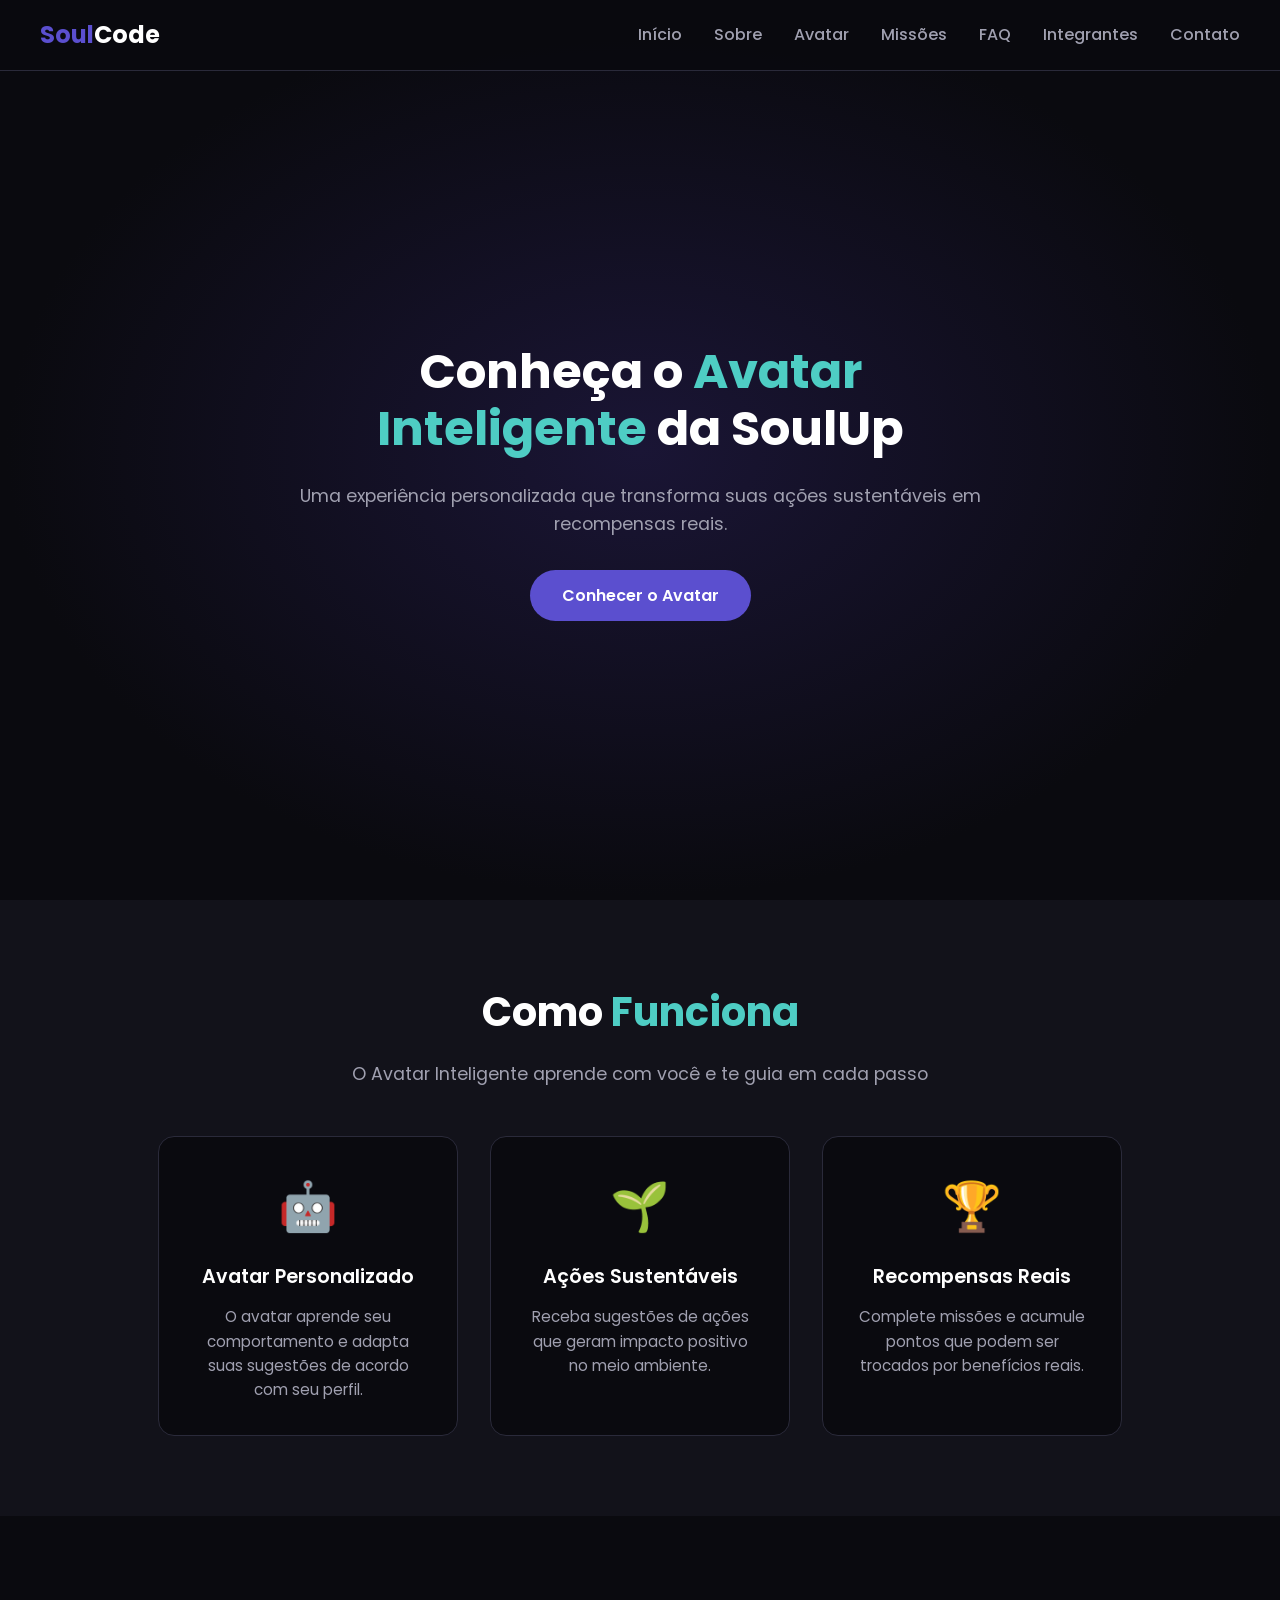
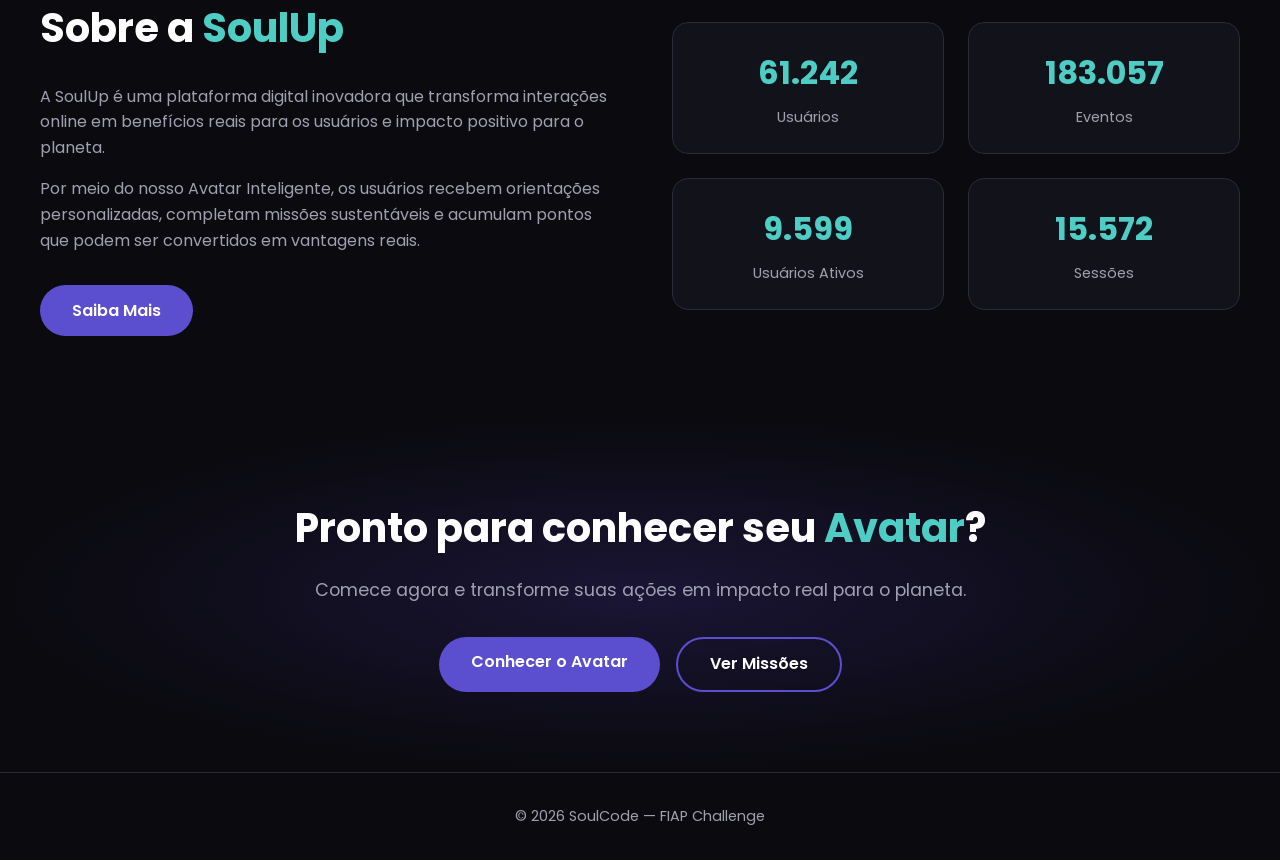
<file: index.html>
<!DOCTYPE html>
<html lang="pt-BR">
<head>
  <meta charset="UTF-8">
  <meta name="viewport" content="width=device-width, initial-scale=1.0">
  <title>SoulCode - Avatar Inteligente</title>
  <link rel="stylesheet" href="css/style.css">
  <link rel="icon" type="image/png" href="assets/favicon.png">
</head>
<body>

  <!-- CABEÇALHO -->
  <header class="header">
    <nav class="nav">
      <div class="nav-logo">
        <span>Soul</span>Code
      </div>
      <ul class="nav-links">
        <li><a href="index.html">Início</a></li>
        <li><a href="sobre.html">Sobre</a></li>
        <li><a href="avatar.html">Avatar</a></li>
        <li><a href="missoes.html">Missões</a></li>
        <li><a href="faq.html">FAQ</a></li>
        <li><a href="integrantes.html">Integrantes</a></li>
        <li><a href="contato.html">Contato</a></li>
      </ul>
      <button class="hamburger" id="hamburger">
        <span></span>
        <span></span>
        <span></span>
      </button>
    </nav>
  </header>

  <main>
    <section class="hero">
      <div class="hero-content">
        <h1>Conheça o <span class="highlight">Avatar Inteligente</span> da SoulUp</h1>
        <p>Uma experiência personalizada que transforma suas ações sustentáveis em recompensas reais.</p>
        <a href="avatar.html" class="btn-primary">Conhecer o Avatar</a>
      </div>
    </section>
   
    <section class="how-it-works">
      <div class="container">
        <h2>Como <span class="highlight">Funciona</span></h2>
        <p class="section-subtitle">O Avatar Inteligente aprende com você e te guia em cada passo</p>
        <div class="cards">

          <div class="card">
            <div class="card-icon">🤖</div>
            <h3>Avatar Personalizado</h3>
            <p>O avatar aprende seu comportamento e adapta suas sugestões de acordo com seu perfil.</p>
          </div>

          <div class="card">
            <div class="card-icon">🌱</div>
            <h3>Ações Sustentáveis</h3>
            <p>Receba sugestões de ações que geram impacto positivo no meio ambiente.</p>
          </div>

          <div class="card">
            <div class="card-icon">🏆</div>
            <h3>Recompensas Reais</h3>
            <p>Complete missões e acumule pontos que podem ser trocados por benefícios reais.</p>
          </div>

        </div>
      </div>
    </section>
  
    <section class="about-section">
      <div class="container">
        <div class="about-content">
          <div class="about-text">
            <h2>Sobre a <span class="highlight">SoulUp</span></h2>
            <p>A SoulUp é uma plataforma digital inovadora que transforma interações online em benefícios reais para os usuários e impacto positivo para o planeta.</p>
            <p>Por meio do nosso Avatar Inteligente, os usuários recebem orientações personalizadas, completam missões sustentáveis e acumulam pontos que podem ser convertidos em vantagens reais.</p>
            <a href="sobre.html" class="btn-primary">Saiba Mais</a>
          </div>
          <div class="about-stats">
            <div class="stat">
              <h3>61.242</h3>
              <p>Usuários</p>
            </div>
            <div class="stat">
              <h3>183.057</h3>
              <p>Eventos</p>
            </div>
            <div class="stat">
              <h3>9.599</h3>
              <p>Usuários Ativos</p>
            </div>
            <div class="stat">
              <h3>15.572</h3>
              <p>Sessões</p>
            </div>
          </div>
        </div>
      </div>
    </section>
    
    <section class="cta-section">
      <div class="container">
        <h2>Pronto para conhecer seu <span class="highlight">Avatar</span>?</h2>
        <p>Comece agora e transforme suas ações em impacto real para o planeta.</p>
        <div class="cta-buttons">
          <a href="avatar.html" class="btn-primary">Conhecer o Avatar</a>
          <a href="missoes.html" class="btn-secondary">Ver Missões</a>
        </div>
      </div>
    </section>
  </main>

  <footer class="footer">
    <p>© 2026 SoulCode — FIAP Challenge</p>
  </footer>

  <script src="js/script.js"></script>
</body>
</html>
</file>
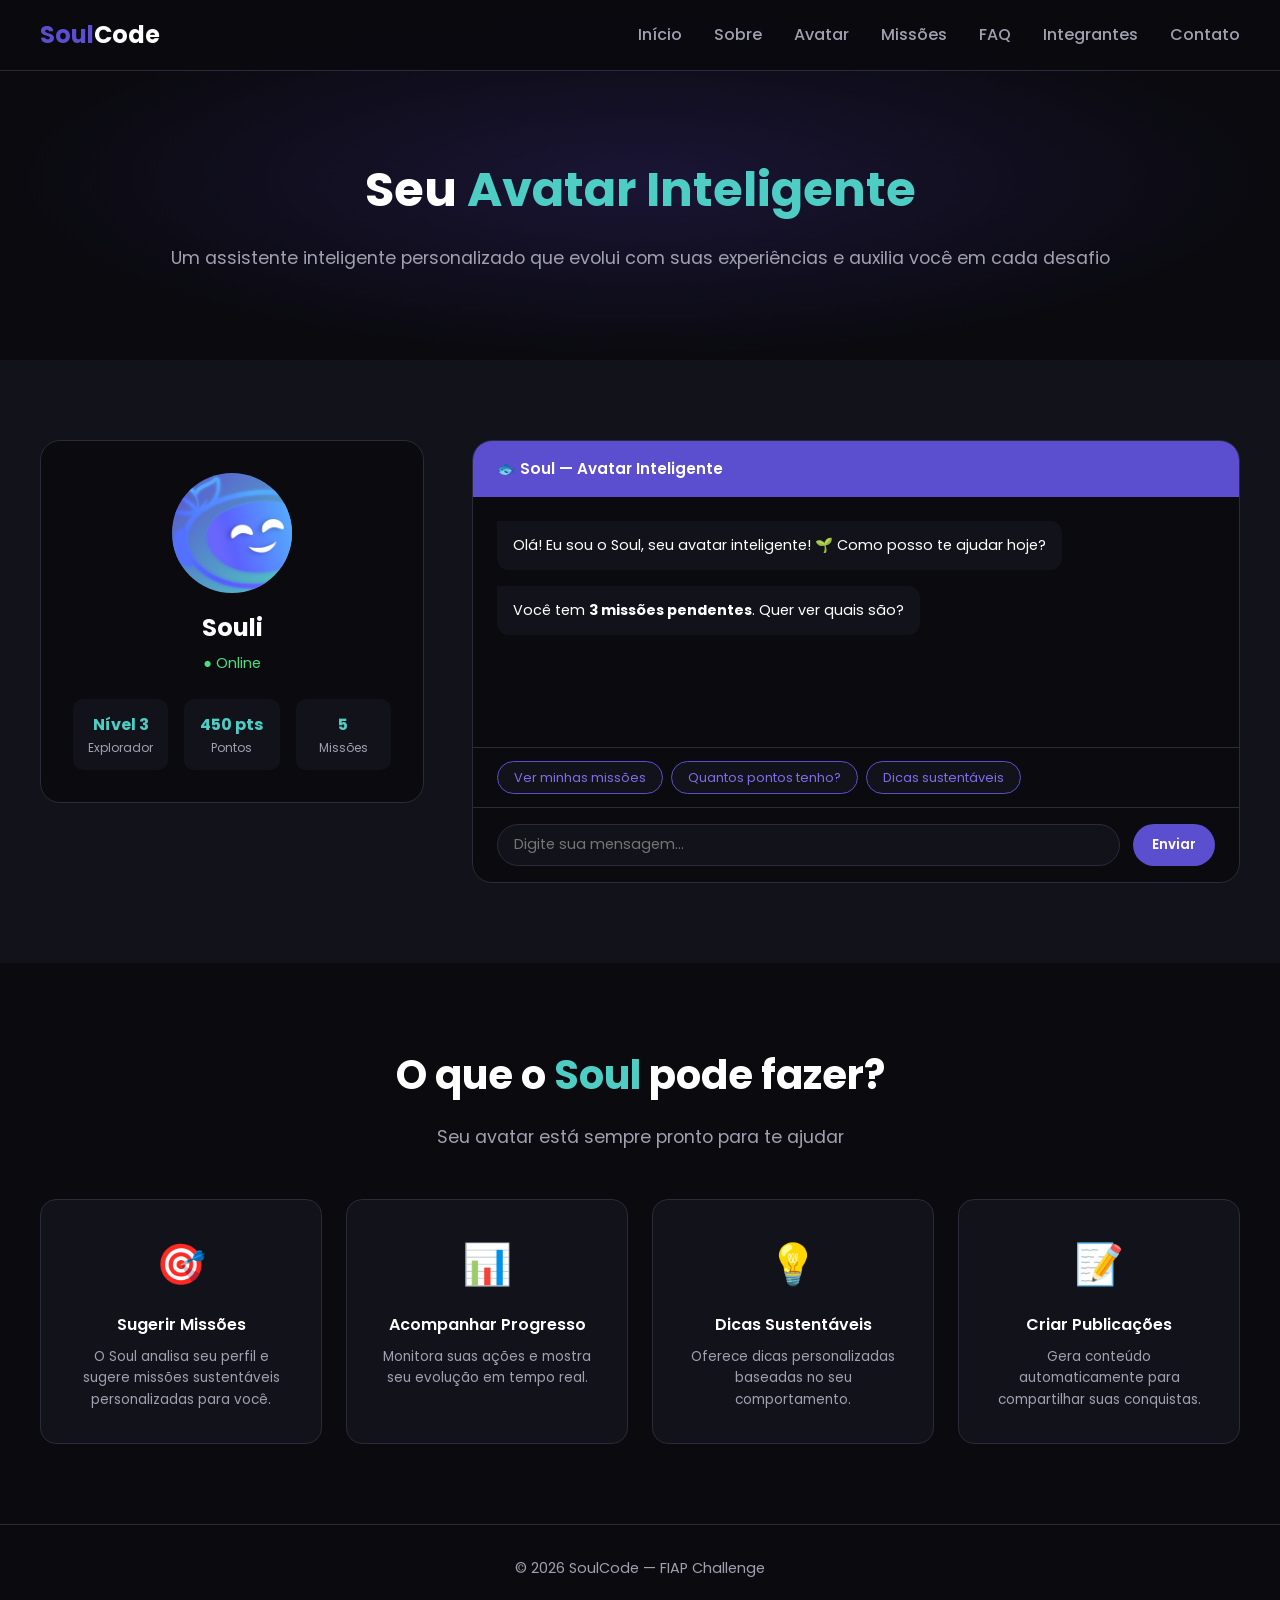
<file: avatar.html>
<!DOCTYPE html>
<html lang="pt-BR">
<head>
  <meta charset="UTF-8">
  <meta name="viewport" content="width=device-width, initial-scale=1.0">
  <title>Avatar - SoulCode</title>
  <link rel="stylesheet" href="css/style.css">
  <link rel="icon" type="image/png" href="assets/favicon.png">
</head>
<body>

  <header class="header">
    <nav class="nav">
      <div class="nav-logo">
        <span>Soul</span>Code
      </div>
      <ul class="nav-links">
        <li><a href="index.html">Início</a></li>
        <li><a href="sobre.html">Sobre</a></li>
        <li><a href="avatar.html">Avatar</a></li>
        <li><a href="missoes.html">Missões</a></li>
        <li><a href="faq.html">FAQ</a></li>
        <li><a href="integrantes.html">Integrantes</a></li>
        <li><a href="contato.html">Contato</a></li>
      </ul>
      <button class="hamburger" id="hamburger">
        <span></span>
        <span></span>
        <span></span>
      </button>
    </nav>
  </header>

  <main>

    <section class="page-hero">
      <div class="container">
        <h1>Seu <span class="highlight">Avatar Inteligente</span></h1>
        <p>Um assistente inteligente personalizado que evolui com suas experiências e auxilia você em cada desafio</p>
      </div>
    </section>

    
    <section class="avatar-section">
      <div class="container">
        <div class="avatar-grid">

          
          <div class="avatar-display">
            <div class="avatar-circle">
              <img src="assets/favicon.png" alt="Avatar Soul">
            </div>
            <h2 class="avatar-name">Souli</h2>
            <p class="avatar-status">● Online</p>
            <div class="avatar-stats">
              <div class="avatar-stat">
                <h3>Nível 3</h3>
                <p>Explorador</p>
              </div>
              <div class="avatar-stat">
                <h3>450 pts</h3>
                <p>Pontos</p>
              </div>
              <div class="avatar-stat">
                <h3>5</h3>
                <p>Missões</p>
              </div>
            </div>
          </div>

          
          <div class="chat-container">
            <div class="chat-header">
              <span>🐟 Soul — Avatar Inteligente</span>
            </div>
            <div class="chat-messages" id="chatMessages">
              <div class="chat-message avatar-message">
                <p>Olá! Eu sou o Soul, seu avatar inteligente! 🌱 Como posso te ajudar hoje?</p>
              </div>
              <div class="chat-message avatar-message">
                <p>Você tem <strong>3 missões pendentes</strong>. Quer ver quais são?</p>
              </div>
            </div>
            <div class="chat-suggestions">
              <button class="suggestion-btn" onclick="sendSuggestion('Ver minhas missões')">Ver minhas missões</button>
              <button class="suggestion-btn" onclick="sendSuggestion('Quantos pontos tenho?')">Quantos pontos tenho?</button>
              <button class="suggestion-btn" onclick="sendSuggestion('Dicas sustentáveis')">Dicas sustentáveis</button>
            </div>
            <div class="chat-input-area">
              <input type="text" id="chatInput" placeholder="Digite sua mensagem...">
              <button class="chat-send-btn" id="chatSendBtn">Enviar</button>
            </div>
          </div>

        </div>
      </div>
    </section>

    
    <section class="features-section">
      <div class="container">
        <h2>O que o <span class="highlight">Soul</span> pode fazer?</h2>
        <p class="section-subtitle">Seu avatar está sempre pronto para te ajudar</p>
        <div class="features-grid">
          <div class="feature-item">
            <div class="feature-icon">🎯</div>
            <h3>Sugerir Missões</h3>
            <p>O Soul analisa seu perfil e sugere missões sustentáveis personalizadas para você.</p>
          </div>
          <div class="feature-item">
            <div class="feature-icon">📊</div>
            <h3>Acompanhar Progresso</h3>
            <p>Monitora suas ações e mostra seu evolução em tempo real.</p>
          </div>
          <div class="feature-item">
            <div class="feature-icon">💡</div>
            <h3>Dicas Sustentáveis</h3>
            <p>Oferece dicas personalizadas baseadas no seu comportamento.</p>
          </div>
          <div class="feature-item">
            <div class="feature-icon">📝</div>
            <h3>Criar Publicações</h3>
            <p>Gera conteúdo automaticamente para compartilhar suas conquistas.</p>
          </div>
        </div>
      </div>
    </section>

  </main>

  <footer class="footer">
    <p>© 2026 SoulCode — FIAP Challenge</p>
  </footer>

  <script src="js/script.js"></script>
</body>
</html>
</file>
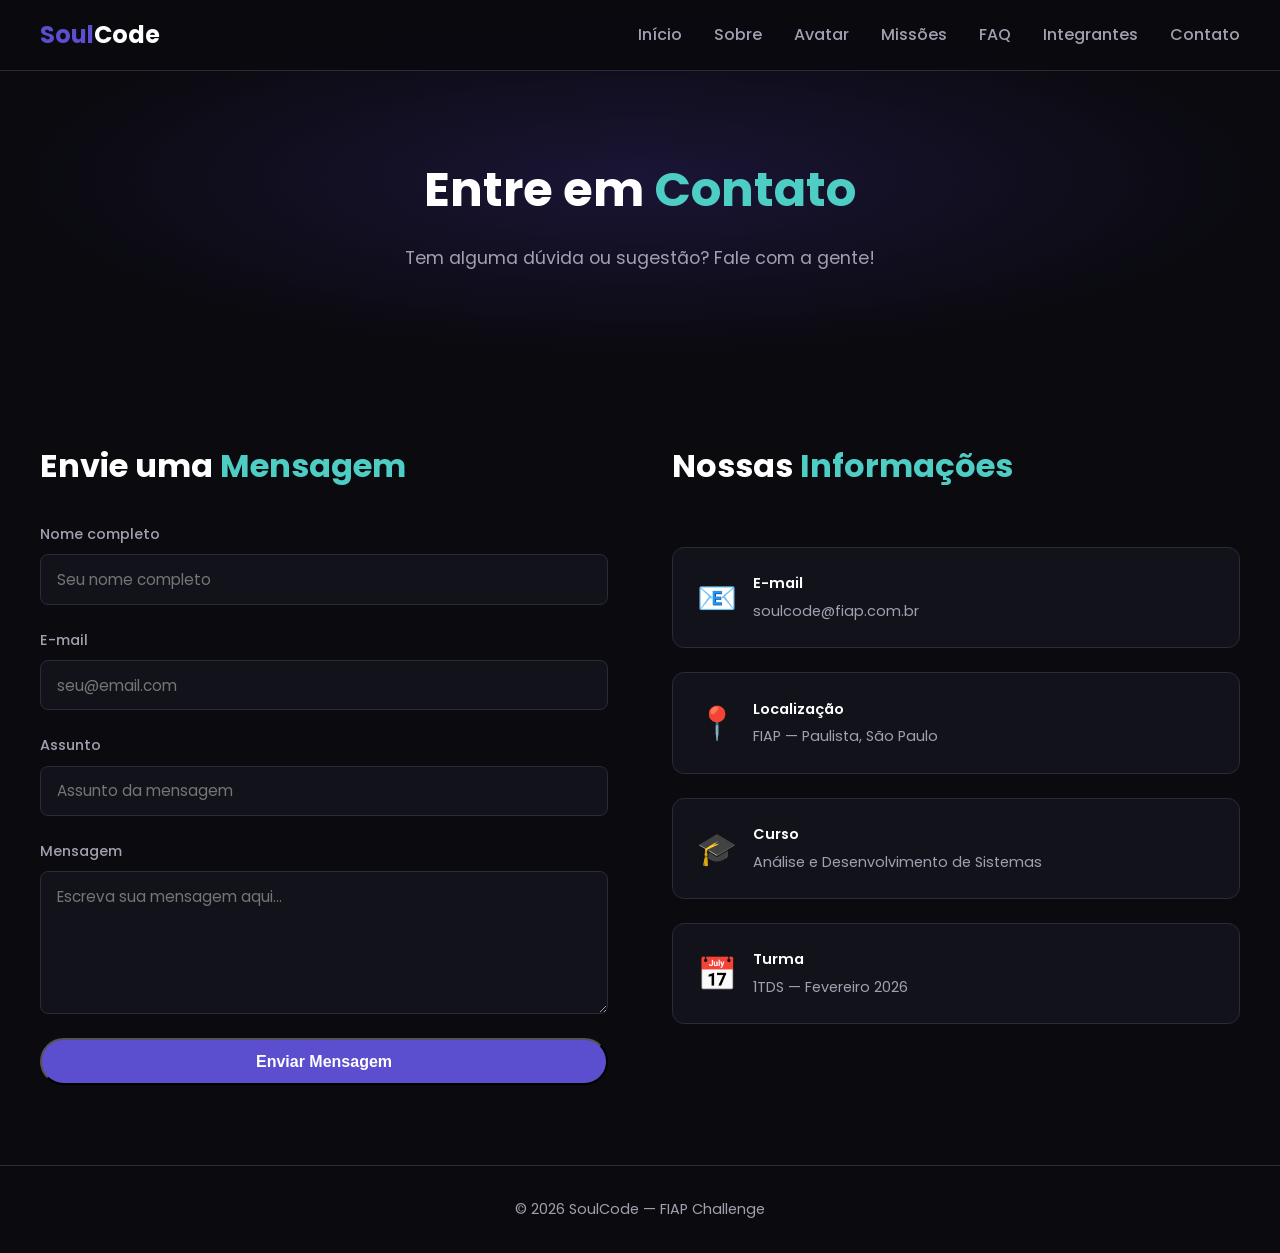
<file: contato.html>
<!DOCTYPE html>
<html lang="pt-BR">
<head>
  <meta charset="UTF-8">
  <meta name="viewport" content="width=device-width, initial-scale=1.0">
  <title>Contato - SoulCode</title>
  <link rel="stylesheet" href="css/style.css">
  <link rel="icon" type="image/png" href="assets/favicon.png">
</head>
<body>

  <header class="header">
    <nav class="nav">
      <div class="nav-logo">
        <span>Soul</span>Code
      </div>
      <ul class="nav-links">
        <li><a href="index.html">Início</a></li>
        <li><a href="sobre.html">Sobre</a></li>
        <li><a href="avatar.html">Avatar</a></li>
        <li><a href="missoes.html">Missões</a></li>
        <li><a href="faq.html">FAQ</a></li>
        <li><a href="integrantes.html">Integrantes</a></li>
        <li><a href="contato.html">Contato</a></li>
      </ul>
      <button class="hamburger" id="hamburger">
        <span></span>
        <span></span>
        <span></span>
      </button>
    </nav>
  </header>

  <main>

    <section class="page-hero">
      <div class="container">
        <h1>Entre em <span class="highlight">Contato</span></h1>
        <p>Tem alguma dúvida ou sugestão? Fale com a gente!</p>
      </div>
    </section>

    <section class="contact-section">
      <div class="container">
        <div class="contact-grid">

          
          <div class="contact-form-wrapper">
            <h2>Envie uma <span class="highlight">Mensagem</span></h2>
            <form class="contact-form" id="contactForm">

              <div class="form-group">
                <label for="name">Nome completo</label>
                <input type="text" id="name" placeholder="Seu nome completo">
                <span class="error-msg" id="nameError">Por favor, insira seu nome.</span>
              </div>

              <div class="form-group">
                <label for="email">E-mail</label>
                <input type="email" id="email" placeholder="seu@email.com">
                <span class="error-msg" id="emailError">Por favor, insira um e-mail válido.</span>
              </div>

              <div class="form-group">
                <label for="subject">Assunto</label>
                <input type="text" id="subject" placeholder="Assunto da mensagem">
                <span class="error-msg" id="subjectError">Por favor, insira o assunto.</span>
              </div>

              <div class="form-group">
                <label for="message">Mensagem</label>
                <textarea id="message" rows="5" placeholder="Escreva sua mensagem aqui..."></textarea>
                <span class="error-msg" id="messageError">Por favor, escreva sua mensagem.</span>
              </div>

              <button type="submit" class="btn-primary">Enviar Mensagem</button>
              <div class="success-msg" id="successMsg">✅ Mensagem enviada com sucesso!</div>

            </form>
          </div>

          <!-- INFORMAÇÕES -->
          <div class="contact-info">
            <h2>Nossas <span class="highlight">Informações</span></h2>
            <div class="info-item">
              <div class="info-icon">📧</div>
              <div>
                <h3>E-mail</h3>
                <p>soulcode@fiap.com.br</p>
              </div>
            </div>
            <div class="info-item">
              <div class="info-icon">📍</div>
              <div>
                <h3>Localização</h3>
                <p>FIAP — Paulista, São Paulo</p>
              </div>
            </div>
            <div class="info-item">
              <div class="info-icon">🎓</div>
              <div>
                <h3>Curso</h3>
                <p>Análise e Desenvolvimento de Sistemas</p>
              </div>
            </div>
            <div class="info-item">
              <div class="info-icon">📅</div>
              <div>
                <h3>Turma</h3>
                <p>1TDS — Fevereiro 2026</p>
              </div>
            </div>
          </div>

        </div>
      </div>
    </section>

  </main>

  <footer class="footer">
    <p>© 2026 SoulCode — FIAP Challenge</p>
  </footer>

  <script src="js/script.js"></script>
</body>
</html>
</file>
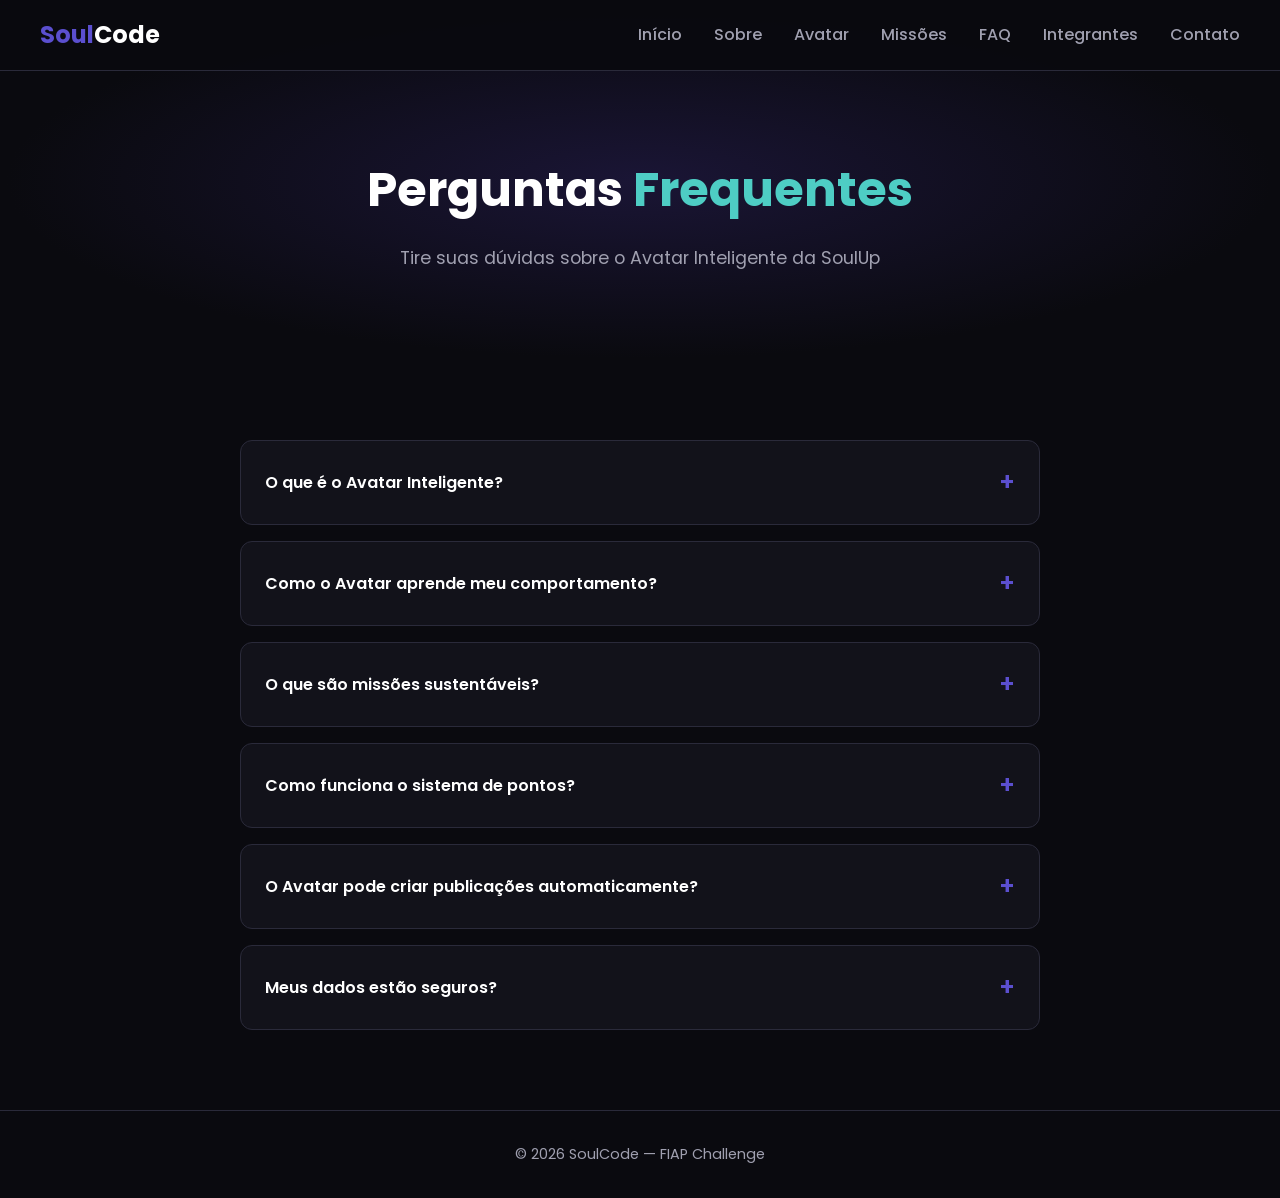
<file: faq.html>
<!DOCTYPE html>
<html lang="pt-BR">
<head>
  <meta charset="UTF-8">
  <meta name="viewport" content="width=device-width, initial-scale=1.0">
  <title>FAQ - SoulCode</title>
  <link rel="stylesheet" href="css/style.css">
  <link rel="icon" type="image/png" href="assets/favicon.png">
</head>
<body>

  <header class="header">
    <nav class="nav">
      <div class="nav-logo">
        <span>Soul</span>Code
      </div>
      <ul class="nav-links">
        <li><a href="index.html">Início</a></li>
        <li><a href="sobre.html">Sobre</a></li>
        <li><a href="avatar.html">Avatar</a></li>
        <li><a href="missoes.html">Missões</a></li>
        <li><a href="faq.html">FAQ</a></li>
        <li><a href="integrantes.html">Integrantes</a></li>
        <li><a href="contato.html">Contato</a></li>
      </ul>
      <button class="hamburger" id="hamburger">
        <span></span>
        <span></span>
        <span></span>
      </button>
    </nav>
  </header>

  <main>

    <section class="page-hero">
      <div class="container">
        <h1>Perguntas <span class="highlight">Frequentes</span></h1>
        <p>Tire suas dúvidas sobre o Avatar Inteligente da SoulUp</p>
      </div>
    </section>

    <section class="faq-section">
      <div class="container">
        <div class="faq-list">

          <div class="faq-item">
            <button class="faq-question">
              O que é o Avatar Inteligente?
              <span class="faq-icon">+</span>
            </button>
            <div class="faq-answer">
              <p>O Avatar Inteligente é um assistente personalizado dentro da plataforma SoulUp que acompanha seu comportamento, sugere ações sustentáveis e te ajuda a completar missões.</p>
            </div>
          </div>

          <div class="faq-item">
            <button class="faq-question">
              Como o Avatar aprende meu comportamento?
              <span class="faq-icon">+</span>
            </button>
            <div class="faq-answer">
              <p>O Avatar analisa suas interações dentro da plataforma, como as ações que você realiza, as missões que completa e os conteúdos que consome, para personalizar suas sugestões.</p>
            </div>
          </div>

          <div class="faq-item">
            <button class="faq-question">
              O que são missões sustentáveis?
              <span class="faq-icon">+</span>
            </button>
            <div class="faq-answer">
              <p>São desafios propostos pelo Avatar que incentivam práticas sustentáveis no dia a dia, como usar transporte público, economizar energia ou reciclar materiais.</p>
            </div>
          </div>

          <div class="faq-item">
            <button class="faq-question">
              Como funciona o sistema de pontos?
              <span class="faq-icon">+</span>
            </button>
            <div class="faq-answer">
              <p>Cada ação sustentável realizada gera pontos que são avaliados pelo sistema. Esses pontos podem ser convertidos em benefícios reais como descontos na conta de energia.</p>
            </div>
          </div>

          <div class="faq-item">
            <button class="faq-question">
              O Avatar pode criar publicações automaticamente?
              <span class="faq-icon">+</span>
            </button>
            <div class="faq-answer">
              <p>Sim! O Avatar pode sugerir e até criar publicações automaticamente para compartilhar suas conquistas sustentáveis com a comunidade da SoulUp.</p>
            </div>
          </div>

          <div class="faq-item">
            <button class="faq-question">
              Meus dados estão seguros?
              <span class="faq-icon">+</span>
            </button>
            <div class="faq-answer">
              <p>Sim! A plataforma utiliza autenticação segura, controle de acesso e separação entre dados pessoais e analíticos para garantir sua privacidade.</p>
            </div>
          </div>

        </div>
      </div>
    </section>

  </main>

  <footer class="footer">
    <p>© 2026 SoulCode — FIAP Challenge</p>
  </footer>

  <script src="js/script.js"></script>
</body>
</html>
</file>
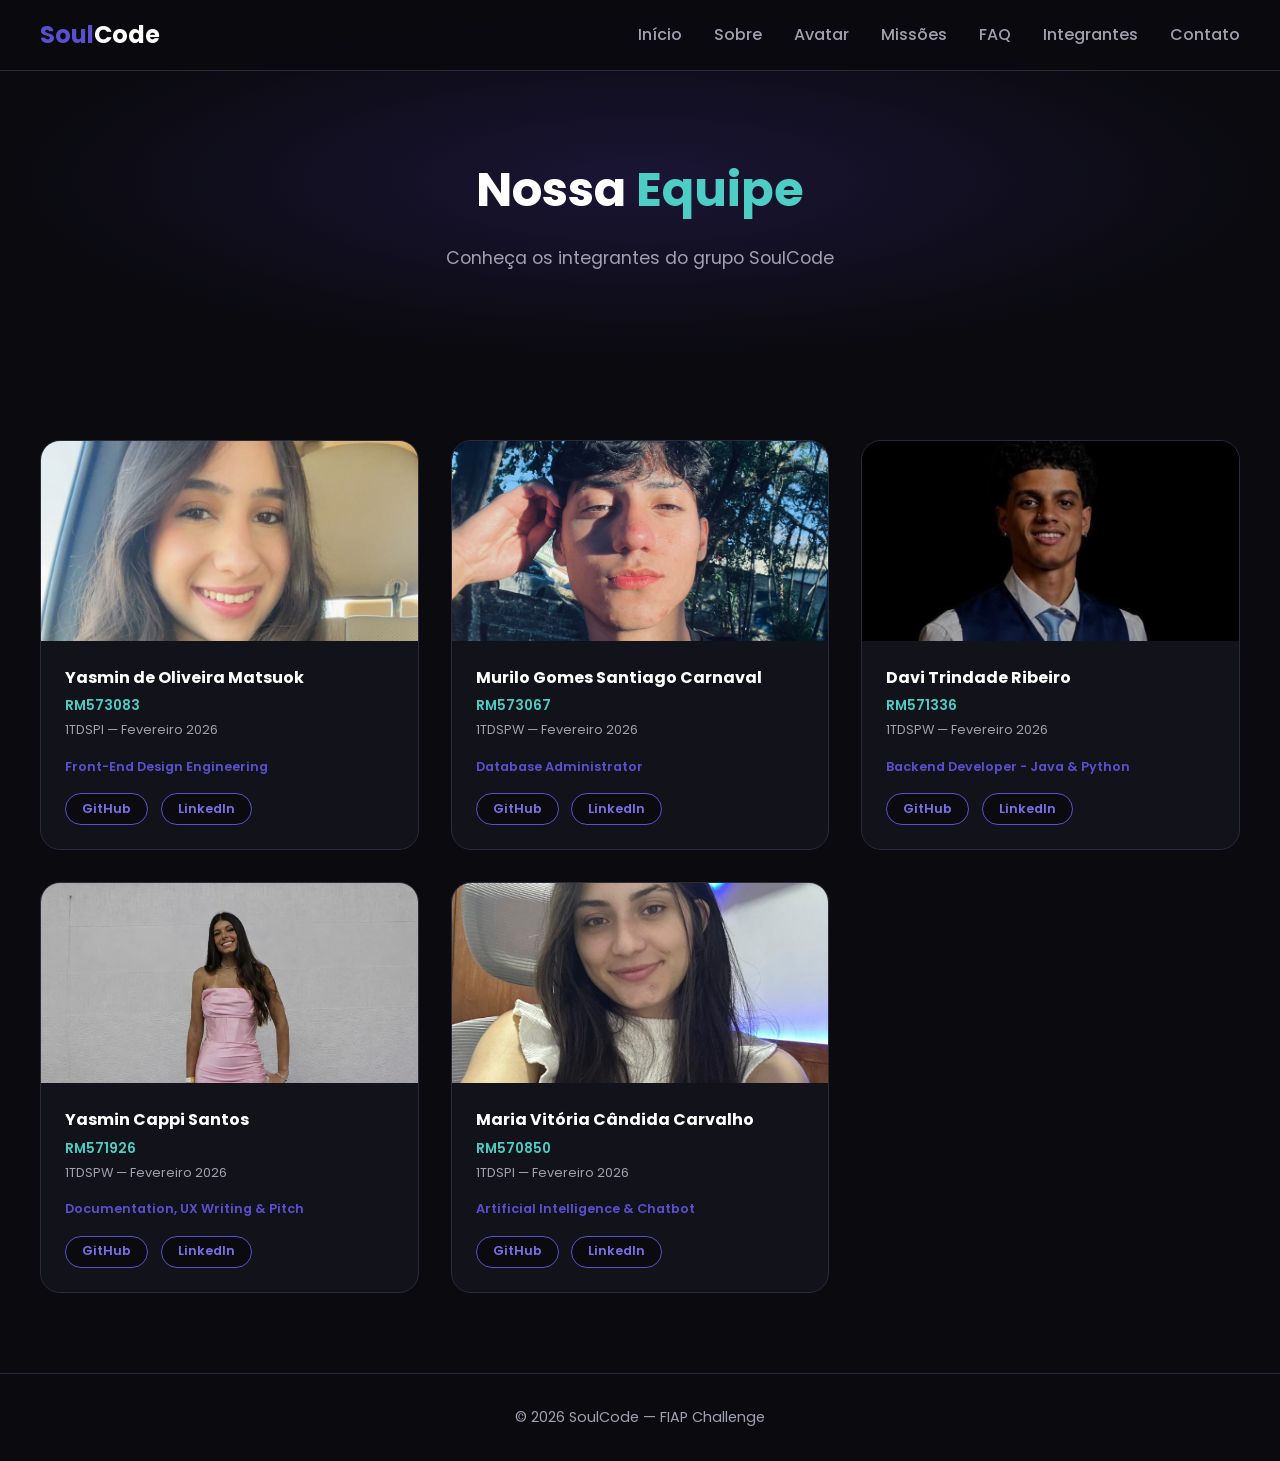
<file: integrantes.html>
<!DOCTYPE html>
<html lang="pt-BR">
<head>
  <meta charset="UTF-8">
  <meta name="viewport" content="width=device-width, initial-scale=1.0">
  <title>Integrantes - SoulCode</title>
  <link rel="stylesheet" href="css/style.css">
  <link rel="icon" type="image/png" href="assets/favicon.png">
</head>
<body>

  <header class="header">
    <nav class="nav">
      <div class="nav-logo">
        <span>Soul</span>Code
      </div>
      <ul class="nav-links">
        <li><a href="index.html">Início</a></li>
        <li><a href="sobre.html">Sobre</a></li>
        <li><a href="avatar.html">Avatar</a></li>
        <li><a href="missoes.html">Missões</a></li>
        <li><a href="faq.html">FAQ</a></li>
        <li><a href="integrantes.html">Integrantes</a></li>
        <li><a href="contato.html">Contato</a></li>
      </ul>
      <button class="hamburger" id="hamburger">
        <span></span>
        <span></span>
        <span></span>
      </button>
    </nav>
  </header>

  <main>

    <section class="page-hero">
      <div class="container">
        <h1>Nossa <span class="highlight">Equipe</span></h1>
        <p>Conheça os integrantes do grupo SoulCode</p>
      </div>
    </section>

    <section class="team-section">
      <div class="container">
        <div class="team-grid">

          
          <div class="team-card">
            <div class="team-photo">
              <img src="assets/Yasmin Matsuok.jpeg" alt="Yasmin de Oliveira Matsuok">
            </div>
            <div class="team-info">
              <h3>Yasmin de Oliveira Matsuok</h3>
              <p class="team-rm">RM573083</p>
              <p class="team-turma">1TDSPI — Fevereiro 2026</p> 
              <p class="team-role">Front-End Design Engineering</p>
              <div class="team-links">
            <a href="https://github.com/yasminmatsuok" target="_blank" class="team-link">GitHub</a>
            <a href="https://www.linkedin.com/in/yasmin-matsuok/" target="_blank" class="team-link">LinkedIn</a>
            </div>
            </div>
          </div>

          
          <div class="team-card">
            <div class="team-photo">
              <img src="assets/Murilo Gomes.JPG" alt="Murilo Gomes Santiago Carnaval">
            </div>
            <div class="team-info">
              <h3>Murilo Gomes Santiago Carnaval</h3>
              <p class="team-rm">RM573067</p>
              <p class="team-turma">1TDSPW — Fevereiro 2026</p>
              <p class="team-role">Database Administrator</p>
              <div class="team-links">
                <a href="https://github.com/murilossanttiago" target="_blank" class="team-link">GitHub</a>
                <a href="https://www.linkedin.com/in/murilo-gomes-santiago" target="_blank" class="team-link">LinkedIn</a>
              </div>
            </div>
          </div>

          
          <div class="team-card">
            <div class="team-photo">
              <img src="assets/Davi Trindade.JPG" alt="Davi Trindade Ribeiro">
            </div>
            <div class="team-info">
              <h3>Davi Trindade Ribeiro</h3>
              <p class="team-rm">RM571336</p>
              <p class="team-turma">1TDSPW — Fevereiro 2026</p>
              <p class="team-role">Backend Developer - Java & Python</p>
              <div class="team-links">
                <a href="https://github.com/davitrindadee" target="_blank" class="team-link">GitHub</a>
                <a href="https://www.linkedin.com/in/davi-trindade-b64a48378/" target="_blank" class="team-link">LinkedIn</a>
              </div>
            </div>
          </div>

          
          <div class="team-card">
            <div class="team-photo">
              <img src="assets/Yasmin Cappi.JPG" alt="Yasmin Cappi Santos">
            </div>
            <div class="team-info">
              <h3>Yasmin Cappi Santos</h3>
              <p class="team-rm">RM571926</p>
              <p class="team-turma">1TDSPW — Fevereiro 2026</p>
              <p class="team-role">Documentation, UX Writing & Pitch</p>
              <div class="team-links">
                <a href="https://github.com/yasmincappi" target="_blank" class="team-link">GitHub</a>
                <a href="https://www.linkedin.com/in/yasmincappi/" target="_blank" class="team-link">LinkedIn</a>
              </div>
            </div>
          </div>

        
          <div class="team-card">
            <div class="team-photo">
              <img src="assets/maria_vitoria.jpg.jpeg" alt="Maria Vitoria Candida Carvalho">
            </div>
            <div class="team-info">
              <h3>Maria Vitória Cândida Carvalho</h3>
              <p class="team-rm">RM570850</p>
              <p class="team-turma">1TDSPI — Fevereiro 2026</p> 
              <p class="team-role">Artificial Intelligence & Chatbot</p>
              <div class="team-links">
                <a href="https://github.com/mariav1110" target="_blank" class="team-link">GitHub</a>
                <a href="https://www.linkedin.com/in/maria-vitoriac/" target="_blank" class="team-link">LinkedIn</a>
              </div>
            </div>
          </div>

        </div>
      </div>
    </section>

  </main>

  <footer class="footer">
    <p>© 2026 SoulCode — FIAP Challenge</p>
  </footer>

  <script src="js/script.js"></script>
</body>
</html>
</file>
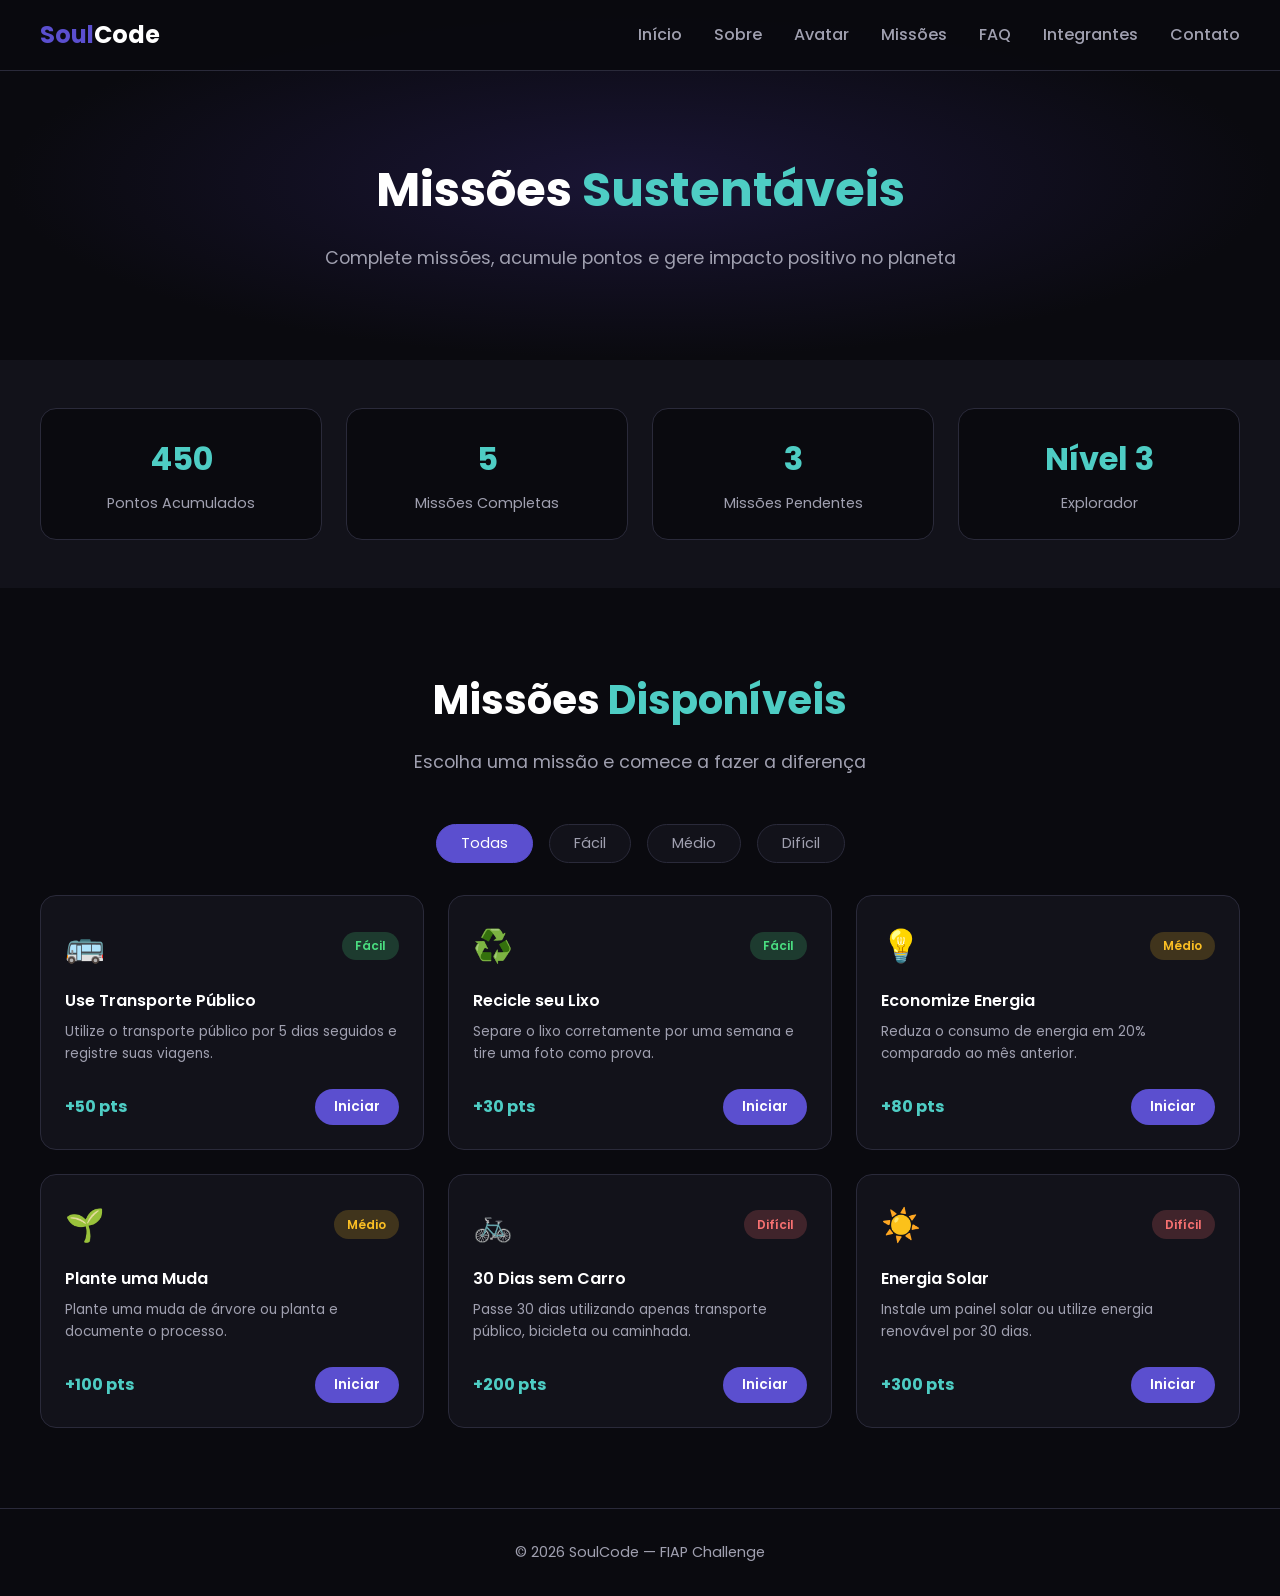
<file: missoes.html>
<!DOCTYPE html>
<html lang="pt-BR">
<head>
  <meta charset="UTF-8">
  <meta name="viewport" content="width=device-width, initial-scale=1.0">
  <title>Missões - SoulCode</title>
  <link rel="stylesheet" href="css/style.css">
  <link rel="icon" type="image/png" href="assets/favicon.png">
</head>
<body>

  <header class="header">
    <nav class="nav">
      <div class="nav-logo">
        <span>Soul</span>Code
      </div>
      <ul class="nav-links">
        <li><a href="index.html">Início</a></li>
        <li><a href="sobre.html">Sobre</a></li>
        <li><a href="avatar.html">Avatar</a></li>
        <li><a href="missoes.html">Missões</a></li>
        <li><a href="faq.html">FAQ</a></li>
        <li><a href="integrantes.html">Integrantes</a></li>
        <li><a href="contato.html">Contato</a></li>
      </ul>
      <button class="hamburger" id="hamburger">
        <span></span>
        <span></span>
        <span></span>
      </button>
    </nav>
  </header>

  <main>

    <section class="page-hero">
      <div class="container">
        <h1>Missões <span class="highlight">Sustentáveis</span></h1>
        <p>Complete missões, acumule pontos e gere impacto positivo no planeta</p>
      </div>
    </section>

    <!-- PROGRESSO DO USUÁRIO -->
    <section class="progress-section">
      <div class="container">
        <div class="progress-grid">
          <div class="progress-card">
            <h3>450</h3>
            <p>Pontos Acumulados</p>
          </div>
          <div class="progress-card">
            <h3>5</h3>
            <p>Missões Completas</p>
          </div>
          <div class="progress-card">
            <h3>3</h3>
            <p>Missões Pendentes</p>
          </div>
          <div class="progress-card">
            <h3>Nível 3</h3>
            <p>Explorador</p>
          </div>
        </div>
      </div>
    </section>

    <!-- MISSÕES -->
    <section class="missions-section">
      <div class="container">
        <h2>Missões <span class="highlight">Disponíveis</span></h2>
        <p class="section-subtitle">Escolha uma missão e comece a fazer a diferença</p>

        <div class="missions-filter">
          <button class="filter-btn active" data-filter="todas">Todas</button>
          <button class="filter-btn" data-filter="facil">Fácil</button>
          <button class="filter-btn" data-filter="medio">Médio</button>
          <button class="filter-btn" data-filter="dificil">Difícil</button>
        </div>

        <div class="missions-grid" id="missionsGrid">

          <div class="mission-card" data-difficulty="facil">
            <div class="mission-header">
              <span class="mission-icon">🚌</span>
              <span class="mission-badge facil">Fácil</span>
            </div>
            <h3>Use Transporte Público</h3>
            <p>Utilize o transporte público por 5 dias seguidos e registre suas viagens.</p>
            <div class="mission-footer">
              <span class="mission-points">+50 pts</span>
              <button class="btn-mission">Iniciar</button>
            </div>
          </div>

          <div class="mission-card" data-difficulty="facil">
            <div class="mission-header">
              <span class="mission-icon">♻️</span>
              <span class="mission-badge facil">Fácil</span>
            </div>
            <h3>Recicle seu Lixo</h3>
            <p>Separe o lixo corretamente por uma semana e tire uma foto como prova.</p>
            <div class="mission-footer">
              <span class="mission-points">+30 pts</span>
              <button class="btn-mission">Iniciar</button>
            </div>
          </div>

          <div class="mission-card" data-difficulty="medio">
            <div class="mission-header">
              <span class="mission-icon">💡</span>
              <span class="mission-badge medio">Médio</span>
            </div>
            <h3>Economize Energia</h3>
            <p>Reduza o consumo de energia em 20% comparado ao mês anterior.</p>
            <div class="mission-footer">
              <span class="mission-points">+80 pts</span>
              <button class="btn-mission">Iniciar</button>
            </div>
          </div>

          <div class="mission-card" data-difficulty="medio">
            <div class="mission-header">
              <span class="mission-icon">🌱</span>
              <span class="mission-badge medio">Médio</span>
            </div>
            <h3>Plante uma Muda</h3>
            <p>Plante uma muda de árvore ou planta e documente o processo.</p>
            <div class="mission-footer">
              <span class="mission-points">+100 pts</span>
              <button class="btn-mission">Iniciar</button>
            </div>
          </div>

          <div class="mission-card" data-difficulty="dificil">
            <div class="mission-header">
              <span class="mission-icon">🚲</span>
              <span class="mission-badge dificil">Difícil</span>
            </div>
            <h3>30 Dias sem Carro</h3>
            <p>Passe 30 dias utilizando apenas transporte público, bicicleta ou caminhada.</p>
            <div class="mission-footer">
              <span class="mission-points">+200 pts</span>
              <button class="btn-mission">Iniciar</button>
            </div>
          </div>

          <div class="mission-card" data-difficulty="dificil">
            <div class="mission-header">
              <span class="mission-icon">☀️</span>
              <span class="mission-badge dificil">Difícil</span>
            </div>
            <h3>Energia Solar</h3>
            <p>Instale um painel solar ou utilize energia renovável por 30 dias.</p>
            <div class="mission-footer">
              <span class="mission-points">+300 pts</span>
              <button class="btn-mission">Iniciar</button>
            </div>
          </div>

        </div>
      </div>
    </section>

  </main>

  <footer class="footer">
    <p>© 2026 SoulCode — FIAP Challenge</p>
  </footer>

  <script src="js/script.js"></script>
</body>
</html>
</file>
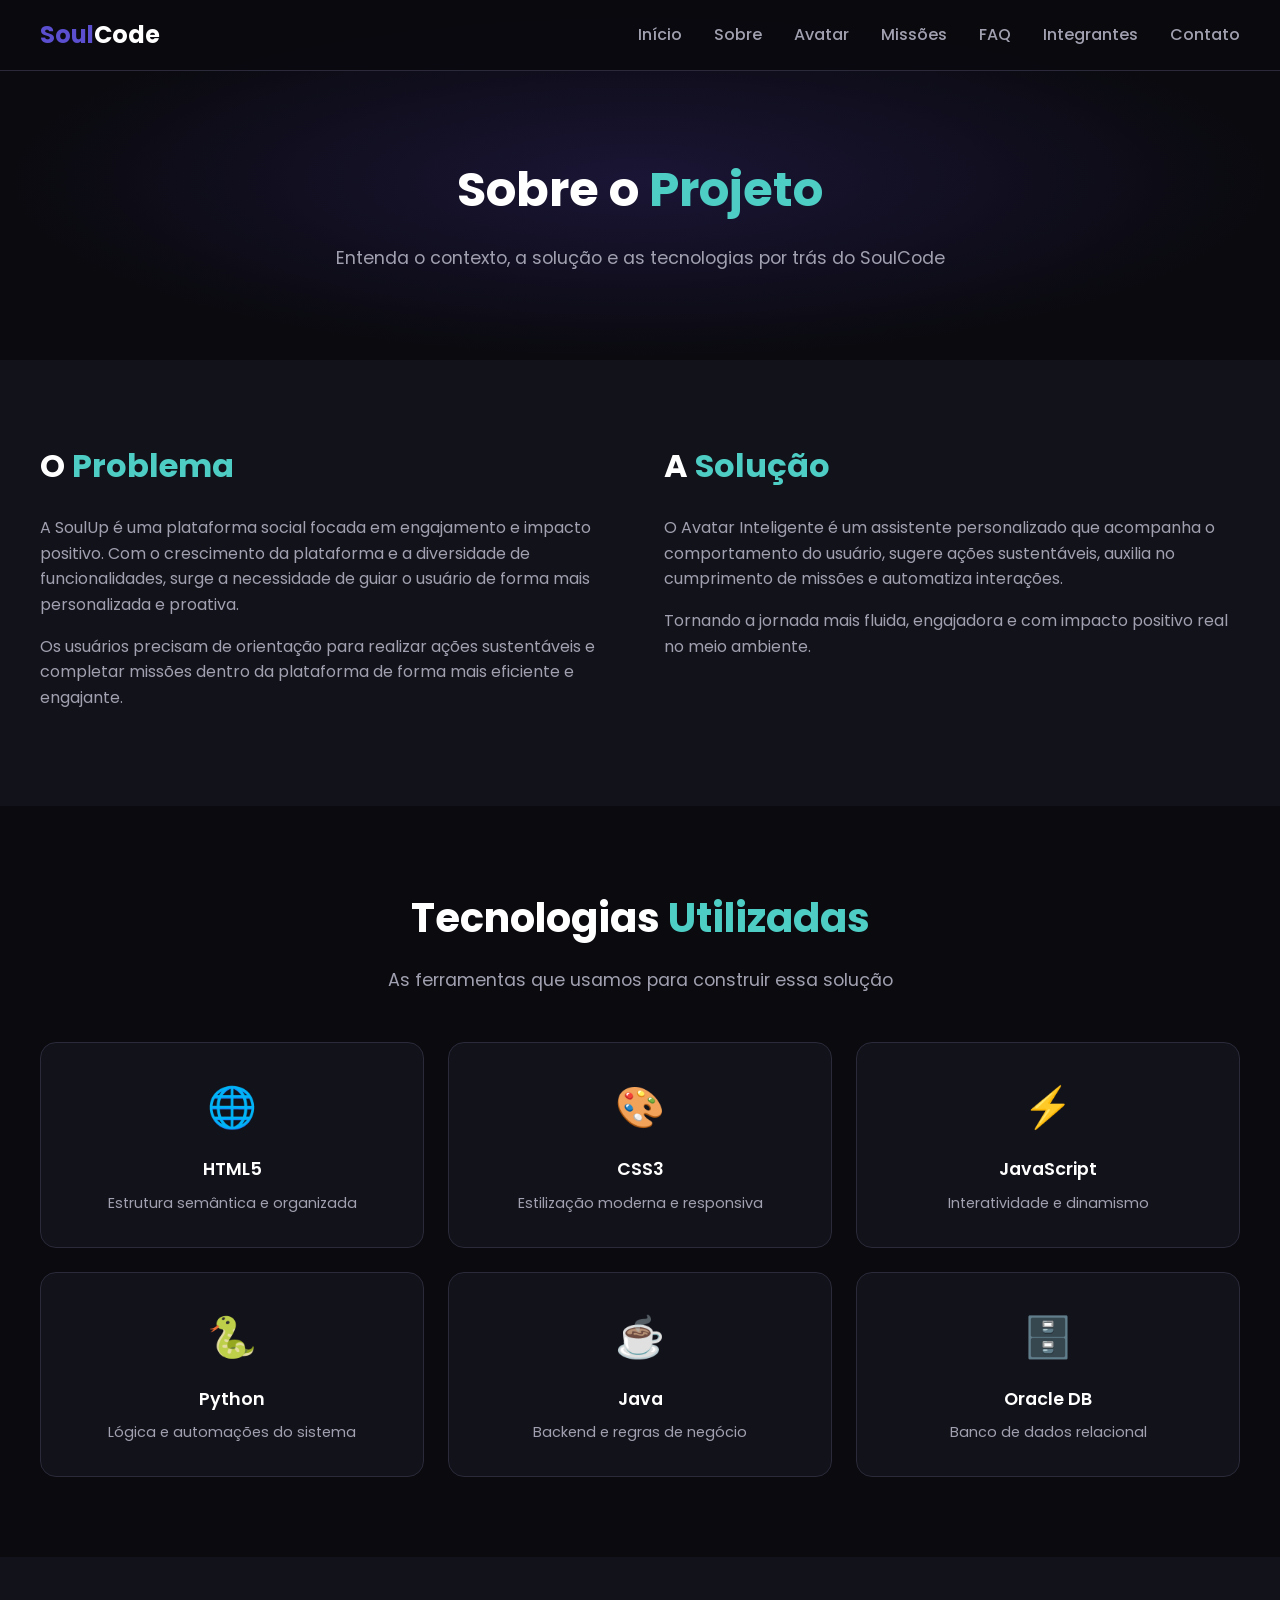
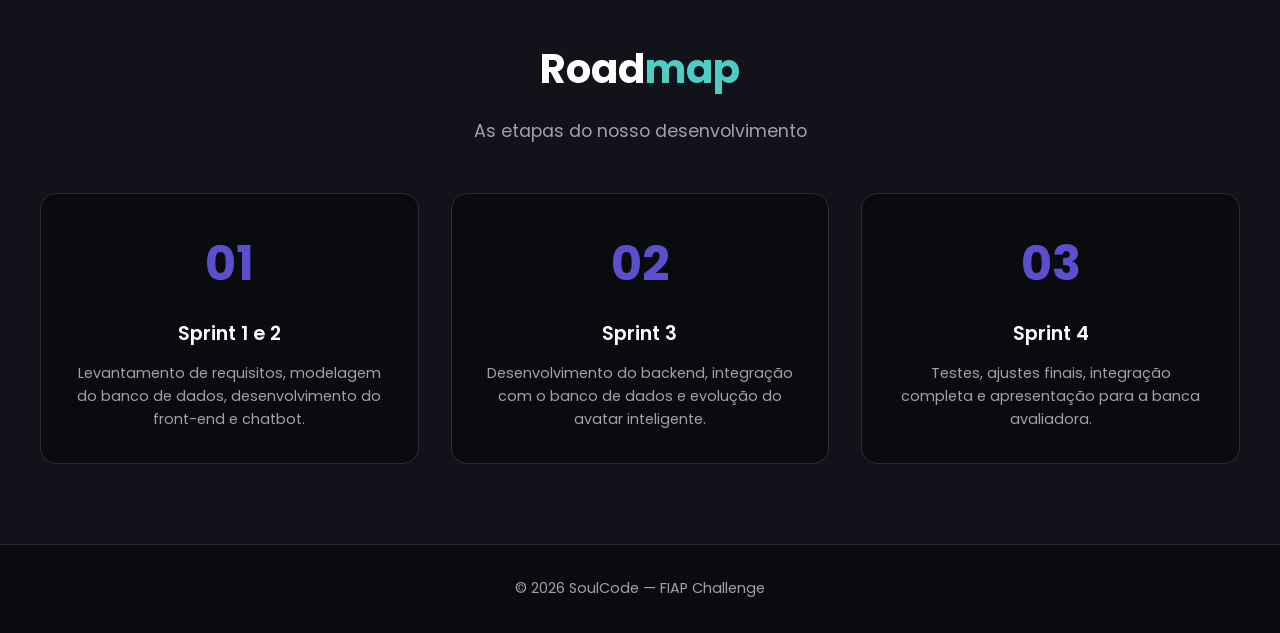
<file: sobre.html>
<!DOCTYPE html>
<html lang="pt-BR">
<head>
  <meta charset="UTF-8">
  <meta name="viewport" content="width=device-width, initial-scale=1.0">
  <title>Sobre - SoulCode</title>
  <link rel="stylesheet" href="css/style.css">
  <link rel="icon" type="image/png" href="assets/favicon.png">
</head>
<body>

  <header class="header">
    <nav class="nav">
      <div class="nav-logo">
        <span>Soul</span>Code
      </div>
      <ul class="nav-links">
        <li><a href="index.html">Início</a></li>
        <li><a href="sobre.html">Sobre</a></li>
        <li><a href="avatar.html">Avatar</a></li>
        <li><a href="missoes.html">Missões</a></li>
        <li><a href="faq.html">FAQ</a></li>
        <li><a href="integrantes.html">Integrantes</a></li>
        <li><a href="contato.html">Contato</a></li>
      </ul>
      <button class="hamburger" id="hamburger">
        <span></span>
        <span></span>
        <span></span>
      </button>
    </nav>
  </header>

  <main>

 
    <section class="page-hero">
      <div class="container">
        <h1>Sobre o <span class="highlight">Projeto</span></h1>
        <p>Entenda o contexto, a solução e as tecnologias por trás do SoulCode</p>
      </div>
    </section>

    <section class="about-context">
      <div class="container">
        <div class="context-grid">
          <div class="context-text">
            <h2>O <span class="highlight">Problema</span></h2>
            <p>A SoulUp é uma plataforma social focada em engajamento e impacto positivo. Com o crescimento da plataforma e a diversidade de funcionalidades, surge a necessidade de guiar o usuário de forma mais personalizada e proativa.</p>
            <p>Os usuários precisam de orientação para realizar ações sustentáveis e completar missões dentro da plataforma de forma mais eficiente e engajante.</p>
          </div>
          <div class="context-text">
            <h2>A <span class="highlight">Solução</span></h2>
            <p>O Avatar Inteligente é um assistente personalizado que acompanha o comportamento do usuário, sugere ações sustentáveis, auxilia no cumprimento de missões e automatiza interações.</p>
            <p>Tornando a jornada mais fluida, engajadora e com impacto positivo real no meio ambiente.</p>
          </div>
        </div>
      </div>
    </section>

  
    <section class="technologies">
      <div class="container">
        <h2>Tecnologias <span class="highlight">Utilizadas</span></h2>
        <p class="section-subtitle">As ferramentas que usamos para construir essa solução</p>
        <div class="tech-grid">
          <div class="tech-card">
            <div class="tech-icon">🌐</div>
            <h3>HTML5</h3>
            <p>Estrutura semântica e organizada</p>
          </div>
          <div class="tech-card">
            <div class="tech-icon">🎨</div>
            <h3>CSS3</h3>
            <p>Estilização moderna e responsiva</p>
          </div>
          <div class="tech-card">
            <div class="tech-icon">⚡</div>
            <h3>JavaScript</h3>
            <p>Interatividade e dinamismo</p>
          </div>
          <div class="tech-card">
            <div class="tech-icon">🐍</div>
            <h3>Python</h3>
            <p>Lógica e automações do sistema</p>
          </div>
          <div class="tech-card">
            <div class="tech-icon">☕</div>
            <h3>Java</h3>
            <p>Backend e regras de negócio</p>
          </div>
          <div class="tech-card">
            <div class="tech-icon">🗄️</div>
            <h3>Oracle DB</h3>
            <p>Banco de dados relacional</p>
          </div>
        </div>
      </div>
    </section>

    <section class="roadmap">
      <div class="container">
        <h2>Road<span class="highlight">map</span></h2>
        <p class="section-subtitle">As etapas do nosso desenvolvimento</p>
        <div class="roadmap-grid">
          <div class="roadmap-item">
            <div class="roadmap-number">01</div>
            <h3>Sprint 1 e 2</h3>
            <p>Levantamento de requisitos, modelagem do banco de dados, desenvolvimento do front-end e chatbot.</p>
          </div>
          <div class="roadmap-item">
            <div class="roadmap-number">02</div>
            <h3>Sprint 3</h3>
            <p>Desenvolvimento do backend, integração com o banco de dados e evolução do avatar inteligente.</p>
          </div>
          <div class="roadmap-item">
            <div class="roadmap-number">03</div>
            <h3>Sprint 4</h3>
            <p>Testes, ajustes finais, integração completa e apresentação para a banca avaliadora.</p>
          </div>
        </div>
      </div>
    </section>

  </main>

  <footer class="footer">
    <p>© 2026 SoulCode — FIAP Challenge</p>
  </footer>

  <script src="js/script.js"></script>
</body>
</html>
</file>
<file: css/style.css>
@import url('https://fonts.googleapis.com/css2?family=Poppins:wght@300;400;500;600;700&display=swap');

:root {
  --bg-primary: #0A0A0F;
  --bg-secondary: #12121A;
  --color-primary: #5B4FCF;
  --color-secondary: #7B6FE8;
  --color-accent: #4ECDC4;
  --text-primary: #FFFFFF;
  --text-secondary: #A0A0B0;
  --border-color: #2A2A3A;
}

* { margin: 0; padding: 0; box-sizing: border-box; }

body {
  font-family: 'Poppins', sans-serif;
  background-color: var(--bg-primary);
  color: var(--text-primary);
  line-height: 1.6;
}

a { text-decoration: none; color: inherit; }
img { max-width: 100%; }

.header {
  position: fixed; top: 0; left: 0; width: 100%;
  background-color: rgba(10, 10, 15, 0.95);
  border-bottom: 1px solid var(--border-color);
  z-index: 1000; padding: 1rem 2rem;
}

.nav {
  display: flex; justify-content: space-between;
  align-items: center; max-width: 1200px; margin: 0 auto;
}

.nav-logo { font-size: 1.5rem; font-weight: 700; }
.nav-logo span { color: var(--color-primary); }

.nav-links { display: flex; list-style: none; gap: 2rem; }
.nav-links a { color: var(--text-secondary); font-weight: 500; transition: color 0.3s; }
.nav-links a:hover { color: var(--color-accent); }

.hamburger {
  display: none; flex-direction: column; gap: 5px;
  background: none; border: none; cursor: pointer;
}
.hamburger span {
  display: block; width: 25px; height: 3px;
  background-color: var(--text-primary); border-radius: 3px; transition: all 0.3s;
}

.hero {
  min-height: 100vh; display: flex; align-items: center;
  justify-content: center; text-align: center;
  padding: 6rem 2rem 2rem;
  background: radial-gradient(ellipse at center, #1a1535 0%, var(--bg-primary) 70%);
}
.hero-content { max-width: 700px; }
.hero-content h1 { font-size: 3rem; font-weight: 700; margin-bottom: 1.5rem; line-height: 1.2; }
.highlight { color: var(--color-accent); }
.hero-content p { font-size: 1.1rem; color: var(--text-secondary); margin-bottom: 2rem; }

.btn-primary {
  display: inline-block; background-color: var(--color-primary);
  color: var(--text-primary); padding: 0.8rem 2rem; border-radius: 50px;
  font-weight: 600; font-size: 1rem; transition: background-color 0.3s, transform 0.2s;
}
.btn-primary:hover { background-color: var(--color-secondary); transform: translateY(-2px); }

.btn-secondary {
  display: inline-block; background-color: transparent;
  color: var(--text-primary); padding: 0.8rem 2rem; border-radius: 50px;
  font-weight: 600; font-size: 1rem; border: 2px solid var(--color-primary);
  transition: background-color 0.3s, transform 0.2s;
}
.btn-secondary:hover { background-color: var(--color-primary); transform: translateY(-2px); }

.footer {
  text-align: center; padding: 2rem;
  border-top: 1px solid var(--border-color);
  color: var(--text-secondary); font-size: 0.9rem;
}

.container { max-width: 1200px; margin: 0 auto; }

.section-subtitle { color: var(--text-secondary); font-size: 1.1rem; margin-bottom: 3rem; }

.how-it-works { padding: 5rem 2rem; background-color: var(--bg-secondary); text-align: center; }
.how-it-works h2 { font-size: 2.5rem; font-weight: 700; margin-bottom: 1rem; }

.cards { display: flex; gap: 2rem; justify-content: center; flex-wrap: wrap; }
.card {
  background-color: var(--bg-primary); border: 1px solid var(--border-color);
  border-radius: 16px; padding: 2rem; width: 300px; transition: transform 0.3s, border-color 0.3s;
}
.card:hover { transform: translateY(-5px); border-color: var(--color-accent); }
.card-icon { font-size: 3rem; margin-bottom: 1rem; }
.card h3 { font-size: 1.2rem; font-weight: 600; margin-bottom: 0.8rem; }
.card p { color: var(--text-secondary); font-size: 0.95rem; }

.about-section { padding: 5rem 2rem; background-color: var(--bg-primary); }
.about-content { display: flex; align-items: center; gap: 4rem; flex-wrap: wrap; }
.about-text { flex: 1; min-width: 300px; }
.about-text h2 { font-size: 2.5rem; font-weight: 700; margin-bottom: 1.5rem; }
.about-text p { color: var(--text-secondary); margin-bottom: 1rem; }
.about-text .btn-primary { margin-top: 1rem; }
.about-stats { flex: 1; min-width: 300px; display: grid; grid-template-columns: 1fr 1fr; gap: 1.5rem; }
.stat {
  background-color: var(--bg-secondary); border: 1px solid var(--border-color);
  border-radius: 16px; padding: 1.5rem; text-align: center; transition: border-color 0.3s;
}
.stat:hover { border-color: var(--color-primary); }
.stat h3 { font-size: 2rem; font-weight: 700; color: var(--color-accent); margin-bottom: 0.5rem; }
.stat p { color: var(--text-secondary); font-size: 0.9rem; }

.cta-section {
  padding: 5rem 2rem; text-align: center;
  background: radial-gradient(ellipse at center, #1a1535 0%, var(--bg-primary) 70%);
}
.cta-section h2 { font-size: 2.5rem; font-weight: 700; margin-bottom: 1rem; }
.cta-section p { color: var(--text-secondary); font-size: 1.1rem; margin-bottom: 2rem; }
.cta-buttons { display: flex; gap: 1rem; justify-content: center; flex-wrap: wrap; }

.page-hero {
  min-height: 40vh; display: flex; align-items: center;
  justify-content: center; text-align: center; padding: 8rem 2rem 4rem;
  background: radial-gradient(ellipse at center, #1a1535 0%, var(--bg-primary) 70%);
}
.page-hero h1 { font-size: 3rem; font-weight: 700; margin-bottom: 1rem; }
.page-hero p { color: var(--text-secondary); font-size: 1.1rem; }

.about-context { padding: 5rem 2rem; background-color: var(--bg-secondary); }
.context-grid { display: grid; grid-template-columns: 1fr 1fr; gap: 3rem; }
.context-text h2 { font-size: 2rem; font-weight: 700; margin-bottom: 1.5rem; }
.context-text p { color: var(--text-secondary); margin-bottom: 1rem; }

.technologies { padding: 5rem 2rem; background-color: var(--bg-primary); text-align: center; }
.technologies h2 { font-size: 2.5rem; font-weight: 700; margin-bottom: 1rem; }
.tech-grid { display: grid; grid-template-columns: repeat(3, 1fr); gap: 1.5rem; margin-top: 3rem; }
.tech-card {
  background-color: var(--bg-secondary); border: 1px solid var(--border-color);
  border-radius: 16px; padding: 2rem; transition: transform 0.3s, border-color 0.3s;
}
.tech-card:hover { transform: translateY(-5px); border-color: var(--color-accent); }
.tech-icon { font-size: 2.5rem; margin-bottom: 1rem; }
.tech-card h3 { font-size: 1.1rem; font-weight: 600; margin-bottom: 0.5rem; }
.tech-card p { color: var(--text-secondary); font-size: 0.9rem; }

.roadmap { padding: 5rem 2rem; background-color: var(--bg-secondary); text-align: center; }
.roadmap h2 { font-size: 2.5rem; font-weight: 700; margin-bottom: 1rem; }
.roadmap-grid { display: grid; grid-template-columns: repeat(3, 1fr); gap: 2rem; margin-top: 3rem; }
.roadmap-item {
  background-color: var(--bg-primary); border: 1px solid var(--border-color);
  border-radius: 16px; padding: 2rem; transition: border-color 0.3s;
}
.roadmap-item:hover { border-color: var(--color-primary); }
.roadmap-number { font-size: 3rem; font-weight: 700; color: var(--color-primary); margin-bottom: 1rem; }
.roadmap-item h3 { font-size: 1.2rem; font-weight: 600; margin-bottom: 0.8rem; }
.roadmap-item p { color: var(--text-secondary); font-size: 0.9rem; }

.faq-section { padding: 5rem 2rem; background-color: var(--bg-primary); }
.faq-list { max-width: 800px; margin: 0 auto; display: flex; flex-direction: column; gap: 1rem; }
.faq-item {
  background-color: var(--bg-secondary); border: 1px solid var(--border-color);
  border-radius: 12px; overflow: hidden; transition: border-color 0.3s;
}
.faq-item:hover { border-color: var(--color-primary); }
.faq-question {
  width: 100%; background: none; border: none; color: var(--text-primary);
  font-family: 'Poppins', sans-serif; font-size: 1rem; font-weight: 600;
  padding: 1.5rem; text-align: left; cursor: pointer;
  display: flex; justify-content: space-between; align-items: center; transition: color 0.3s;
}
.faq-question:hover { color: var(--color-accent); }
.faq-icon { font-size: 1.5rem; color: var(--color-primary); transition: transform 0.3s; }
.faq-answer { display: none; padding: 0 1.5rem 1.5rem; color: var(--text-secondary); font-size: 0.95rem; line-height: 1.7; }
.faq-answer.active { display: block; }
.faq-item.active .faq-icon { transform: rotate(45deg); }

.contact-section { padding: 5rem 2rem; background-color: var(--bg-primary); }
.contact-grid { display: grid; grid-template-columns: 1fr 1fr; gap: 4rem; }
.contact-form-wrapper h2, .contact-info h2 { font-size: 2rem; font-weight: 700; margin-bottom: 2rem; }
.contact-form { display: flex; flex-direction: column; gap: 1.5rem; }
.form-group { display: flex; flex-direction: column; gap: 0.5rem; }
.form-group label { font-size: 0.9rem; font-weight: 500; color: var(--text-secondary); }
.form-group input, .form-group textarea {
  background-color: var(--bg-secondary); border: 1px solid var(--border-color);
  border-radius: 8px; padding: 0.8rem 1rem; color: var(--text-primary);
  font-family: 'Poppins', sans-serif; font-size: 0.95rem; transition: border-color 0.3s;
}
.form-group input:focus, .form-group textarea:focus { outline: none; border-color: var(--color-primary); }
.form-group input.error, .form-group textarea.error { border-color: #ff4444; }
.error-msg { color: #ff4444; font-size: 0.8rem; display: none; }
.error-msg.visible { display: block; }
.success-msg { color: var(--color-accent); font-size: 0.95rem; display: none; margin-top: 0.5rem; }
.success-msg.visible { display: block; }
.contact-info { display: flex; flex-direction: column; gap: 1.5rem; }
.info-item {
  display: flex; align-items: center; gap: 1rem;
  background-color: var(--bg-secondary); border: 1px solid var(--border-color);
  border-radius: 12px; padding: 1.5rem; transition: border-color 0.3s;
}
.info-item:hover { border-color: var(--color-accent); }
.info-icon { font-size: 2rem; }
.info-item h3 { font-size: 0.9rem; font-weight: 600; margin-bottom: 0.3rem; }
.info-item p { color: var(--text-secondary); font-size: 0.9rem; }

.avatar-section { padding: 5rem 2rem; background-color: var(--bg-secondary); }
.avatar-grid { display: grid; grid-template-columns: 1fr 2fr; gap: 3rem; align-items: start; }
.avatar-display {
  background-color: var(--bg-primary); border: 1px solid var(--border-color);
  border-radius: 20px; padding: 2rem; text-align: center;
}
.avatar-circle {
  width: 120px; height: 120px;
  background: linear-gradient(135deg, var(--color-primary), var(--color-accent));
  border-radius: 50%; display: flex; align-items: center; justify-content: center;
  font-size: 4rem; margin: 0 auto 1rem; overflow: hidden;
}
.avatar-circle img { width: 100%; height: 100%; object-fit: cover; }
.avatar-name { font-size: 1.5rem; font-weight: 700; margin-bottom: 0.3rem; }
.avatar-status { color: #4ade80; font-size: 0.9rem; margin-bottom: 1.5rem; }
.avatar-stats { display: grid; grid-template-columns: repeat(3, 1fr); gap: 1rem; }
.avatar-stat { background-color: var(--bg-secondary); border-radius: 10px; padding: 0.8rem; }
.avatar-stat h3 { font-size: 1rem; font-weight: 700; color: var(--color-accent); }
.avatar-stat p { font-size: 0.75rem; color: var(--text-secondary); }

.chat-container {
  background-color: var(--bg-primary); border: 1px solid var(--border-color);
  border-radius: 20px; overflow: hidden;
}
.chat-header { background-color: var(--color-primary); padding: 1rem 1.5rem; font-weight: 600; font-size: 0.95rem; }
.chat-messages {
  padding: 1.5rem; min-height: 250px; max-height: 300px; overflow-y: auto;
  display: flex; flex-direction: column; gap: 1rem;
}
.chat-message { max-width: 80%; }
.avatar-message {
  background-color: var(--bg-secondary); border-radius: 0 12px 12px 12px;
  padding: 0.8rem 1rem; font-size: 0.9rem; align-self: flex-start;
}
.user-message {
  background-color: var(--color-primary); border-radius: 12px 0 12px 12px;
  padding: 0.8rem 1rem; font-size: 0.9rem; align-self: flex-end;
}
.chat-suggestions {
  padding: 0.8rem 1.5rem; display: flex; gap: 0.5rem;
  flex-wrap: wrap; border-top: 1px solid var(--border-color);
}
.suggestion-btn {
  background-color: var(--bg-secondary); border: 1px solid var(--color-primary);
  color: var(--color-secondary); border-radius: 50px; padding: 0.4rem 1rem;
  font-size: 0.8rem; cursor: pointer; font-family: 'Poppins', sans-serif; transition: all 0.3s;
}
.suggestion-btn:hover { background-color: var(--color-primary); color: var(--text-primary); }
.chat-input-area {
  padding: 1rem 1.5rem; display: flex; gap: 0.8rem; border-top: 1px solid var(--border-color);
}
.chat-input-area input {
  flex: 1; background-color: var(--bg-secondary); border: 1px solid var(--border-color);
  border-radius: 50px; padding: 0.6rem 1rem; color: var(--text-primary);
  font-family: 'Poppins', sans-serif; font-size: 0.9rem;
}
.chat-input-area input:focus { outline: none; border-color: var(--color-primary); }
.chat-send-btn {
  background-color: var(--color-primary); color: var(--text-primary); border: none;
  border-radius: 50px; padding: 0.6rem 1.2rem; font-family: 'Poppins', sans-serif;
  font-weight: 600; cursor: pointer; transition: background-color 0.3s;
}
.chat-send-btn:hover { background-color: var(--color-secondary); }

.features-section { padding: 5rem 2rem; background-color: var(--bg-primary); text-align: center; }
.features-section h2 { font-size: 2.5rem; font-weight: 700; margin-bottom: 1rem; }
.features-grid { display: grid; grid-template-columns: repeat(4, 1fr); gap: 1.5rem; margin-top: 3rem; }
.feature-item {
  background-color: var(--bg-secondary); border: 1px solid var(--border-color);
  border-radius: 16px; padding: 2rem; transition: transform 0.3s, border-color 0.3s;
}
.feature-item:hover { transform: translateY(-5px); border-color: var(--color-accent); }
.feature-icon { font-size: 2.5rem; margin-bottom: 1rem; }
.feature-item h3 { font-size: 1rem; font-weight: 600; margin-bottom: 0.5rem; }
.feature-item p { color: var(--text-secondary); font-size: 0.85rem; }

.progress-section { padding: 3rem 2rem; background-color: var(--bg-secondary); }
.progress-grid { display: grid; grid-template-columns: repeat(4, 1fr); gap: 1.5rem; }
.progress-card {
  background-color: var(--bg-primary); border: 1px solid var(--border-color);
  border-radius: 16px; padding: 1.5rem; text-align: center; transition: border-color 0.3s;
}
.progress-card:hover { border-color: var(--color-accent); }
.progress-card h3 { font-size: 2rem; font-weight: 700; color: var(--color-accent); margin-bottom: 0.5rem; }
.progress-card p { color: var(--text-secondary); font-size: 0.9rem; }

.missions-section { padding: 5rem 2rem; background-color: var(--bg-primary); text-align: center; }
.missions-section h2 { font-size: 2.5rem; font-weight: 700; margin-bottom: 1rem; }
.missions-filter { display: flex; gap: 1rem; justify-content: center; margin: 2rem 0; flex-wrap: wrap; }
.filter-btn {
  background-color: var(--bg-secondary); border: 1px solid var(--border-color);
  color: var(--text-secondary); border-radius: 50px; padding: 0.5rem 1.5rem;
  font-family: 'Poppins', sans-serif; font-size: 0.9rem; cursor: pointer; transition: all 0.3s;
}
.filter-btn:hover, .filter-btn.active {
  background-color: var(--color-primary); color: var(--text-primary); border-color: var(--color-primary);
}
.missions-grid { display: grid; grid-template-columns: repeat(3, 1fr); gap: 1.5rem; margin-top: 2rem; }
.mission-card {
  background-color: var(--bg-secondary); border: 1px solid var(--border-color);
  border-radius: 16px; padding: 1.5rem; text-align: left; transition: transform 0.3s, border-color 0.3s;
}
.mission-card:hover { transform: translateY(-5px); border-color: var(--color-primary); }
.mission-header { display: flex; justify-content: space-between; align-items: center; margin-bottom: 1rem; }
.mission-icon { font-size: 2rem; }
.mission-badge { border-radius: 50px; padding: 0.3rem 0.8rem; font-size: 0.75rem; font-weight: 600; }
.mission-badge.facil { background-color: rgba(74, 222, 128, 0.2); color: #4ade80; }
.mission-badge.medio { background-color: rgba(251, 191, 36, 0.2); color: #fbbf24; }
.mission-badge.dificil { background-color: rgba(248, 113, 113, 0.2); color: #f87171; }
.mission-card h3 { font-size: 1rem; font-weight: 600; margin-bottom: 0.5rem; }
.mission-card p { color: var(--text-secondary); font-size: 0.85rem; margin-bottom: 1.5rem; }
.mission-footer { display: flex; justify-content: space-between; align-items: center; }
.mission-points { color: var(--color-accent); font-weight: 700; font-size: 1rem; }
.btn-mission {
  background-color: var(--color-primary); color: var(--text-primary); border: none;
  border-radius: 50px; padding: 0.5rem 1.2rem; font-family: 'Poppins', sans-serif;
  font-weight: 600; font-size: 0.85rem; cursor: pointer; transition: background-color 0.3s;
}
.btn-mission:hover { background-color: var(--color-secondary); }

.team-section { padding: 5rem 2rem; background-color: var(--bg-primary); }
.team-grid { display: grid; grid-template-columns: repeat(3, 1fr); gap: 2rem; }
.team-card {
  background-color: var(--bg-secondary); border: 1px solid var(--border-color);
  border-radius: 20px; overflow: hidden; transition: transform 0.3s, border-color 0.3s;
}
.team-card:hover { transform: translateY(-5px); border-color: var(--color-accent); }
.team-photo {
  width: 100%; height: 200px; overflow: hidden; background-color: var(--bg-primary);
  display: flex; align-items: center; justify-content: center;
}
.team-photo img { width: 100%; height: 100%; object-fit: cover; }
.team-info { padding: 1.5rem; }
.team-info h3 { font-size: 1rem; font-weight: 700; margin-bottom: 0.3rem; }
.team-rm { color: var(--color-accent); font-size: 0.85rem; font-weight: 600; margin-bottom: 0.2rem; }
.team-turma { color: var(--text-secondary); font-size: 0.8rem; margin-bottom: 1rem; }
.team-links { display: flex; gap: 0.8rem; }
.team-link {
  background-color: var(--bg-primary); border: 1px solid var(--color-primary);
  color: var(--color-secondary); border-radius: 50px; padding: 0.3rem 1rem;
  font-size: 0.8rem; font-weight: 600; transition: all 0.3s;
}
.team-link:hover { background-color: var(--color-primary); color: var(--text-primary); }

/* ===========================
   RESPONSIVIDADE
=========================== */
@media (max-width: 768px) {
  .nav-links {
    display: none; flex-direction: column; position: absolute;
    top: 70px; left: 0; width: 100%; background-color: var(--bg-secondary);
    padding: 1rem 2rem; border-bottom: 1px solid var(--border-color); gap: 1rem;
  }
  .nav-links.nav-open { display: flex; }
  .hamburger { display: flex; }
  .hero-content h1 { font-size: 2rem; }
  .cards { flex-direction: column; align-items: center; }
  .card { width: 100%; }
  .about-content { flex-direction: column; }
  .about-stats { grid-template-columns: 1fr 1fr; }
  .context-grid { grid-template-columns: 1fr; }
  .tech-grid { grid-template-columns: repeat(2, 1fr); }
  .roadmap-grid { grid-template-columns: 1fr; }
  .contact-grid { grid-template-columns: 1fr; }
  .avatar-grid { grid-template-columns: 1fr; }
  .missions-grid { grid-template-columns: 1fr; }
  .progress-grid { grid-template-columns: repeat(2, 1fr); }
  .features-grid { grid-template-columns: repeat(2, 1fr); }
  .team-grid { grid-template-columns: 1fr; }
  .team-card { max-width: 400px; margin: 0 auto; }
  .team-info h3 { font-size: 0.85rem; }
  .page-hero h1 { font-size: 2rem; }
}

@media (max-width: 480px) {
  .hero-content h1 { font-size: 1.6rem; }
  .tech-grid { grid-template-columns: 1fr; }
  .features-grid { grid-template-columns: 1fr; }
  .progress-grid { grid-template-columns: 1fr 1fr; }
  .about-stats { grid-template-columns: 1fr 1fr; }
  .cta-buttons { flex-direction: column; align-items: center; }
}@import url('https://fonts.googleapis.com/css2?family=Poppins:wght@300;400;500;600;700&display=swap');

:root {
  --bg-primary: #0A0A0F;
  --bg-secondary: #12121A;
  --color-primary: #5B4FCF;
  --color-secondary: #7B6FE8;
  --color-accent: #4ECDC4;
  --text-primary: #FFFFFF;
  --text-secondary: #A0A0B0;
  --border-color: #2A2A3A;
}

* { margin: 0; padding: 0; box-sizing: border-box; }

body {
  font-family: 'Poppins', sans-serif;
  background-color: var(--bg-primary);
  color: var(--text-primary);
  line-height: 1.6;
}

a { text-decoration: none; color: inherit; }
img { max-width: 100%; }

.header {
  position: fixed; top: 0; left: 0; width: 100%;
  background-color: rgba(10, 10, 15, 0.95);
  border-bottom: 1px solid var(--border-color);
  z-index: 1000; padding: 1rem 2rem;
}

.nav {
  display: flex; justify-content: space-between;
  align-items: center; max-width: 1200px; margin: 0 auto;
}

.nav-logo { font-size: 1.5rem; font-weight: 700; }
.nav-logo span { color: var(--color-primary); }

.nav-links { display: flex; list-style: none; gap: 2rem; }
.nav-links a { color: var(--text-secondary); font-weight: 500; transition: color 0.3s; }
.nav-links a:hover { color: var(--color-accent); }

.hamburger {
  display: none; flex-direction: column; gap: 5px;
  background: none; border: none; cursor: pointer;
}
.hamburger span {
  display: block; width: 25px; height: 3px;
  background-color: var(--text-primary); border-radius: 3px; transition: all 0.3s;
}

.hero {
  min-height: 100vh; display: flex; align-items: center;
  justify-content: center; text-align: center;
  padding: 6rem 2rem 2rem;
  background: radial-gradient(ellipse at center, #1a1535 0%, var(--bg-primary) 70%);
}
.hero-content { max-width: 700px; }
.hero-content h1 { font-size: 3rem; font-weight: 700; margin-bottom: 1.5rem; line-height: 1.2; }
.highlight { color: var(--color-accent); }
.hero-content p { font-size: 1.1rem; color: var(--text-secondary); margin-bottom: 2rem; }

.btn-primary {
  display: inline-block; background-color: var(--color-primary);
  color: var(--text-primary); padding: 0.8rem 2rem; border-radius: 50px;
  font-weight: 600; font-size: 1rem; transition: background-color 0.3s, transform 0.2s;
}
.btn-primary:hover { background-color: var(--color-secondary); transform: translateY(-2px); }

.btn-secondary {
  display: inline-block; background-color: transparent;
  color: var(--text-primary); padding: 0.8rem 2rem; border-radius: 50px;
  font-weight: 600; font-size: 1rem; border: 2px solid var(--color-primary);
  transition: background-color 0.3s, transform 0.2s;
}
.btn-secondary:hover { background-color: var(--color-primary); transform: translateY(-2px); }

.footer {
  text-align: center; padding: 2rem;
  border-top: 1px solid var(--border-color);
  color: var(--text-secondary); font-size: 0.9rem;
}

.container { max-width: 1200px; margin: 0 auto; }

.section-subtitle { color: var(--text-secondary); font-size: 1.1rem; margin-bottom: 3rem; }

.how-it-works { padding: 5rem 2rem; background-color: var(--bg-secondary); text-align: center; }
.how-it-works h2 { font-size: 2.5rem; font-weight: 700; margin-bottom: 1rem; }

.cards { display: flex; gap: 2rem; justify-content: center; flex-wrap: wrap; }
.card {
  background-color: var(--bg-primary); border: 1px solid var(--border-color);
  border-radius: 16px; padding: 2rem; width: 300px; transition: transform 0.3s, border-color 0.3s;
}
.card:hover { transform: translateY(-5px); border-color: var(--color-accent); }
.card-icon { font-size: 3rem; margin-bottom: 1rem; }
.card h3 { font-size: 1.2rem; font-weight: 600; margin-bottom: 0.8rem; }
.card p { color: var(--text-secondary); font-size: 0.95rem; }

.about-section { padding: 5rem 2rem; background-color: var(--bg-primary); }
.about-content { display: flex; align-items: center; gap: 4rem; flex-wrap: wrap; }
.about-text { flex: 1; min-width: 300px; }
.about-text h2 { font-size: 2.5rem; font-weight: 700; margin-bottom: 1.5rem; }
.about-text p { color: var(--text-secondary); margin-bottom: 1rem; }
.about-text .btn-primary { margin-top: 1rem; }
.about-stats { flex: 1; min-width: 300px; display: grid; grid-template-columns: 1fr 1fr; gap: 1.5rem; }
.stat {
  background-color: var(--bg-secondary); border: 1px solid var(--border-color);
  border-radius: 16px; padding: 1.5rem; text-align: center; transition: border-color 0.3s;
}
.stat:hover { border-color: var(--color-primary); }
.stat h3 { font-size: 2rem; font-weight: 700; color: var(--color-accent); margin-bottom: 0.5rem; }
.stat p { color: var(--text-secondary); font-size: 0.9rem; }

.cta-section {
  padding: 5rem 2rem; text-align: center;
  background: radial-gradient(ellipse at center, #1a1535 0%, var(--bg-primary) 70%);
}
.cta-section h2 { font-size: 2.5rem; font-weight: 700; margin-bottom: 1rem; }
.cta-section p { color: var(--text-secondary); font-size: 1.1rem; margin-bottom: 2rem; }
.cta-buttons { display: flex; gap: 1rem; justify-content: center; flex-wrap: wrap; }

.page-hero {
  min-height: 40vh; display: flex; align-items: center;
  justify-content: center; text-align: center; padding: 8rem 2rem 4rem;
  background: radial-gradient(ellipse at center, #1a1535 0%, var(--bg-primary) 70%);
}
.page-hero h1 { font-size: 3rem; font-weight: 700; margin-bottom: 1rem; }
.page-hero p { color: var(--text-secondary); font-size: 1.1rem; }

.about-context { padding: 5rem 2rem; background-color: var(--bg-secondary); }
.context-grid { display: grid; grid-template-columns: 1fr 1fr; gap: 3rem; }
.context-text h2 { font-size: 2rem; font-weight: 700; margin-bottom: 1.5rem; }
.context-text p { color: var(--text-secondary); margin-bottom: 1rem; }

.technologies { padding: 5rem 2rem; background-color: var(--bg-primary); text-align: center; }
.technologies h2 { font-size: 2.5rem; font-weight: 700; margin-bottom: 1rem; }
.tech-grid { display: grid; grid-template-columns: repeat(3, 1fr); gap: 1.5rem; margin-top: 3rem; }
.tech-card {
  background-color: var(--bg-secondary); border: 1px solid var(--border-color);
  border-radius: 16px; padding: 2rem; transition: transform 0.3s, border-color 0.3s;
}
.tech-card:hover { transform: translateY(-5px); border-color: var(--color-accent); }
.tech-icon { font-size: 2.5rem; margin-bottom: 1rem; }
.tech-card h3 { font-size: 1.1rem; font-weight: 600; margin-bottom: 0.5rem; }
.tech-card p { color: var(--text-secondary); font-size: 0.9rem; }

.roadmap { padding: 5rem 2rem; background-color: var(--bg-secondary); text-align: center; }
.roadmap h2 { font-size: 2.5rem; font-weight: 700; margin-bottom: 1rem; }
.roadmap-grid { display: grid; grid-template-columns: repeat(3, 1fr); gap: 2rem; margin-top: 3rem; }
.roadmap-item {
  background-color: var(--bg-primary); border: 1px solid var(--border-color);
  border-radius: 16px; padding: 2rem; transition: border-color 0.3s;
}
.roadmap-item:hover { border-color: var(--color-primary); }
.roadmap-number { font-size: 3rem; font-weight: 700; color: var(--color-primary); margin-bottom: 1rem; }
.roadmap-item h3 { font-size: 1.2rem; font-weight: 600; margin-bottom: 0.8rem; }
.roadmap-item p { color: var(--text-secondary); font-size: 0.9rem; }

.faq-section { padding: 5rem 2rem; background-color: var(--bg-primary); }
.faq-list { max-width: 800px; margin: 0 auto; display: flex; flex-direction: column; gap: 1rem; }
.faq-item {
  background-color: var(--bg-secondary); border: 1px solid var(--border-color);
  border-radius: 12px; overflow: hidden; transition: border-color 0.3s;
}
.faq-item:hover { border-color: var(--color-primary); }
.faq-question {
  width: 100%; background: none; border: none; color: var(--text-primary);
  font-family: 'Poppins', sans-serif; font-size: 1rem; font-weight: 600;
  padding: 1.5rem; text-align: left; cursor: pointer;
  display: flex; justify-content: space-between; align-items: center; transition: color 0.3s;
}
.faq-question:hover { color: var(--color-accent); }
.faq-icon { font-size: 1.5rem; color: var(--color-primary); transition: transform 0.3s; }
.faq-answer { display: none; padding: 0 1.5rem 1.5rem; color: var(--text-secondary); font-size: 0.95rem; line-height: 1.7; }
.faq-answer.active { display: block; }
.faq-item.active .faq-icon { transform: rotate(45deg); }

.contact-section { padding: 5rem 2rem; background-color: var(--bg-primary); }
.contact-grid { display: grid; grid-template-columns: 1fr 1fr; gap: 4rem; }
.contact-form-wrapper h2, .contact-info h2 { font-size: 2rem; font-weight: 700; margin-bottom: 2rem; }
.contact-form { display: flex; flex-direction: column; gap: 1.5rem; }
.form-group { display: flex; flex-direction: column; gap: 0.5rem; }
.form-group label { font-size: 0.9rem; font-weight: 500; color: var(--text-secondary); }
.form-group input, .form-group textarea {
  background-color: var(--bg-secondary); border: 1px solid var(--border-color);
  border-radius: 8px; padding: 0.8rem 1rem; color: var(--text-primary);
  font-family: 'Poppins', sans-serif; font-size: 0.95rem; transition: border-color 0.3s;
}
.form-group input:focus, .form-group textarea:focus { outline: none; border-color: var(--color-primary); }
.form-group input.error, .form-group textarea.error { border-color: #ff4444; }
.error-msg { color: #ff4444; font-size: 0.8rem; display: none; }
.error-msg.visible { display: block; }
.success-msg { color: var(--color-accent); font-size: 0.95rem; display: none; margin-top: 0.5rem; }
.success-msg.visible { display: block; }
.contact-info { display: flex; flex-direction: column; gap: 1.5rem; }
.info-item {
  display: flex; align-items: center; gap: 1rem;
  background-color: var(--bg-secondary); border: 1px solid var(--border-color);
  border-radius: 12px; padding: 1.5rem; transition: border-color 0.3s;
}
.info-item:hover { border-color: var(--color-accent); }
.info-icon { font-size: 2rem; }
.info-item h3 { font-size: 0.9rem; font-weight: 600; margin-bottom: 0.3rem; }
.info-item p { color: var(--text-secondary); font-size: 0.9rem; }

.avatar-section { padding: 5rem 2rem; background-color: var(--bg-secondary); }
.avatar-grid { display: grid; grid-template-columns: 1fr 2fr; gap: 3rem; align-items: start; }
.avatar-display {
  background-color: var(--bg-primary); border: 1px solid var(--border-color);
  border-radius: 20px; padding: 2rem; text-align: center;
}
.avatar-circle {
  width: 120px; height: 120px;
  background: linear-gradient(135deg, var(--color-primary), var(--color-accent));
  border-radius: 50%; display: flex; align-items: center; justify-content: center;
  font-size: 4rem; margin: 0 auto 1rem; overflow: hidden;
}
.avatar-circle img { width: 100%; height: 100%; object-fit: cover; }
.avatar-name { font-size: 1.5rem; font-weight: 700; margin-bottom: 0.3rem; }
.avatar-status { color: #4ade80; font-size: 0.9rem; margin-bottom: 1.5rem; }
.avatar-stats { display: grid; grid-template-columns: repeat(3, 1fr); gap: 1rem; }
.avatar-stat { background-color: var(--bg-secondary); border-radius: 10px; padding: 0.8rem; }
.avatar-stat h3 { font-size: 1rem; font-weight: 700; color: var(--color-accent); }
.avatar-stat p { font-size: 0.75rem; color: var(--text-secondary); }

.chat-container {
  background-color: var(--bg-primary); border: 1px solid var(--border-color);
  border-radius: 20px; overflow: hidden;
}
.chat-header { background-color: var(--color-primary); padding: 1rem 1.5rem; font-weight: 600; font-size: 0.95rem; }
.chat-messages {
  padding: 1.5rem; min-height: 250px; max-height: 300px; overflow-y: auto;
  display: flex; flex-direction: column; gap: 1rem;
}
.chat-message { max-width: 80%; }
.avatar-message {
  background-color: var(--bg-secondary); border-radius: 0 12px 12px 12px;
  padding: 0.8rem 1rem; font-size: 0.9rem; align-self: flex-start;
}
.user-message {
  background-color: var(--color-primary); border-radius: 12px 0 12px 12px;
  padding: 0.8rem 1rem; font-size: 0.9rem; align-self: flex-end;
}
.chat-suggestions {
  padding: 0.8rem 1.5rem; display: flex; gap: 0.5rem;
  flex-wrap: wrap; border-top: 1px solid var(--border-color);
}
.suggestion-btn {
  background-color: var(--bg-secondary); border: 1px solid var(--color-primary);
  color: var(--color-secondary); border-radius: 50px; padding: 0.4rem 1rem;
  font-size: 0.8rem; cursor: pointer; font-family: 'Poppins', sans-serif; transition: all 0.3s;
}
.suggestion-btn:hover { background-color: var(--color-primary); color: var(--text-primary); }
.chat-input-area {
  padding: 1rem 1.5rem; display: flex; gap: 0.8rem; border-top: 1px solid var(--border-color);
}
.chat-input-area input {
  flex: 1; background-color: var(--bg-secondary); border: 1px solid var(--border-color);
  border-radius: 50px; padding: 0.6rem 1rem; color: var(--text-primary);
  font-family: 'Poppins', sans-serif; font-size: 0.9rem;
}
.chat-input-area input:focus { outline: none; border-color: var(--color-primary); }
.chat-send-btn {
  background-color: var(--color-primary); color: var(--text-primary); border: none;
  border-radius: 50px; padding: 0.6rem 1.2rem; font-family: 'Poppins', sans-serif;
  font-weight: 600; cursor: pointer; transition: background-color 0.3s;
}
.chat-send-btn:hover { background-color: var(--color-secondary); }

.features-section { padding: 5rem 2rem; background-color: var(--bg-primary); text-align: center; }
.features-section h2 { font-size: 2.5rem; font-weight: 700; margin-bottom: 1rem; }
.features-grid { display: grid; grid-template-columns: repeat(4, 1fr); gap: 1.5rem; margin-top: 3rem; }
.feature-item {
  background-color: var(--bg-secondary); border: 1px solid var(--border-color);
  border-radius: 16px; padding: 2rem; transition: transform 0.3s, border-color 0.3s;
}
.feature-item:hover { transform: translateY(-5px); border-color: var(--color-accent); }
.feature-icon { font-size: 2.5rem; margin-bottom: 1rem; }
.feature-item h3 { font-size: 1rem; font-weight: 600; margin-bottom: 0.5rem; }
.feature-item p { color: var(--text-secondary); font-size: 0.85rem; }

.progress-section { padding: 3rem 2rem; background-color: var(--bg-secondary); }
.progress-grid { display: grid; grid-template-columns: repeat(4, 1fr); gap: 1.5rem; }
.progress-card {
  background-color: var(--bg-primary); border: 1px solid var(--border-color);
  border-radius: 16px; padding: 1.5rem; text-align: center; transition: border-color 0.3s;
}
.progress-card:hover { border-color: var(--color-accent); }
.progress-card h3 { font-size: 2rem; font-weight: 700; color: var(--color-accent); margin-bottom: 0.5rem; }
.progress-card p { color: var(--text-secondary); font-size: 0.9rem; }

.missions-section { padding: 5rem 2rem; background-color: var(--bg-primary); text-align: center; }
.missions-section h2 { font-size: 2.5rem; font-weight: 700; margin-bottom: 1rem; }
.missions-filter { display: flex; gap: 1rem; justify-content: center; margin: 2rem 0; flex-wrap: wrap; }
.filter-btn {
  background-color: var(--bg-secondary); border: 1px solid var(--border-color);
  color: var(--text-secondary); border-radius: 50px; padding: 0.5rem 1.5rem;
  font-family: 'Poppins', sans-serif; font-size: 0.9rem; cursor: pointer; transition: all 0.3s;
}
.filter-btn:hover, .filter-btn.active {
  background-color: var(--color-primary); color: var(--text-primary); border-color: var(--color-primary);
}
.missions-grid { display: grid; grid-template-columns: repeat(3, 1fr); gap: 1.5rem; margin-top: 2rem; }
.mission-card {
  background-color: var(--bg-secondary); border: 1px solid var(--border-color);
  border-radius: 16px; padding: 1.5rem; text-align: left; transition: transform 0.3s, border-color 0.3s;
}
.mission-card:hover { transform: translateY(-5px); border-color: var(--color-primary); }
.mission-header { display: flex; justify-content: space-between; align-items: center; margin-bottom: 1rem; }
.mission-icon { font-size: 2rem; }
.mission-badge { border-radius: 50px; padding: 0.3rem 0.8rem; font-size: 0.75rem; font-weight: 600; }
.mission-badge.facil { background-color: rgba(74, 222, 128, 0.2); color: #4ade80; }
.mission-badge.medio { background-color: rgba(251, 191, 36, 0.2); color: #fbbf24; }
.mission-badge.dificil { background-color: rgba(248, 113, 113, 0.2); color: #f87171; }
.mission-card h3 { font-size: 1rem; font-weight: 600; margin-bottom: 0.5rem; }
.mission-card p { color: var(--text-secondary); font-size: 0.85rem; margin-bottom: 1.5rem; }
.mission-footer { display: flex; justify-content: space-between; align-items: center; }
.mission-points { color: var(--color-accent); font-weight: 700; font-size: 1rem; }
.btn-mission {
  background-color: var(--color-primary); color: var(--text-primary); border: none;
  border-radius: 50px; padding: 0.5rem 1.2rem; font-family: 'Poppins', sans-serif;
  font-weight: 600; font-size: 0.85rem; cursor: pointer; transition: background-color 0.3s;
}
.btn-mission:hover { background-color: var(--color-secondary); }

.team-section { padding: 5rem 2rem; background-color: var(--bg-primary); }
.team-grid { display: grid; grid-template-columns: repeat(3, 1fr); gap: 2rem; }
.team-card {
  background-color: var(--bg-secondary); border: 1px solid var(--border-color);
  border-radius: 20px; overflow: hidden; transition: transform 0.3s, border-color 0.3s;
}
.team-card:hover { transform: translateY(-5px); border-color: var(--color-accent); }
.team-photo {
  width: 100%; height: 200px; overflow: hidden; background-color: var(--bg-primary);
  display: flex; align-items: center; justify-content: center;
}
.team-photo img { width: 100%; height: 100%; object-fit: cover; }
.team-info { padding: 1.5rem; }
.team-info h3 { font-size: 1rem; font-weight: 700; margin-bottom: 0.3rem; }
.team-rm { color: var(--color-accent); font-size: 0.85rem; font-weight: 600; margin-bottom: 0.2rem; }
.team-turma { color: var(--text-secondary); font-size: 0.8rem; margin-bottom: 1rem; }
.team-links { display: flex; gap: 0.8rem; }
.team-link {
  background-color: var(--bg-primary); border: 1px solid var(--color-primary);
  color: var(--color-secondary); border-radius: 50px; padding: 0.3rem 1rem;
  font-size: 0.8rem; font-weight: 600; transition: all 0.3s;
}
.team-link:hover { background-color: var(--color-primary); color: var(--text-primary); }

/* ===========================
   RESPONSIVIDADE
=========================== */
@media (max-width: 768px) {
  .nav-links {
    display: none; flex-direction: column; position: absolute;
    top: 70px; left: 0; width: 100%; background-color: var(--bg-secondary);
    padding: 1rem 2rem; border-bottom: 1px solid var(--border-color); gap: 1rem;
  }
  .nav-links.nav-open { display: flex; }
  .hamburger { display: flex; }
  .hero-content h1 { font-size: 2rem; }
  .cards { flex-direction: column; align-items: center; }
  .card { width: 100%; }
  .about-content { flex-direction: column; }
  .about-stats { grid-template-columns: 1fr 1fr; }
  .context-grid { grid-template-columns: 1fr; }
  .tech-grid { grid-template-columns: repeat(2, 1fr); }
  .roadmap-grid { grid-template-columns: 1fr; }
  .contact-grid { grid-template-columns: 1fr; }
  .avatar-grid { grid-template-columns: 1fr; }
  .missions-grid { grid-template-columns: 1fr; }
  .progress-grid { grid-template-columns: repeat(2, 1fr); }
  .features-grid { grid-template-columns: repeat(2, 1fr); }
  .team-grid { grid-template-columns: 1fr; }
  .team-card { max-width: 400px; margin: 0 auto; }
  .team-info h3 { font-size: 0.85rem; }
  .page-hero h1 { font-size: 2rem; }
}

@media (max-width: 480px) {
  .hero-content h1 { font-size: 1.6rem; }
  .tech-grid { grid-template-columns: 1fr; }
  .features-grid { grid-template-columns: 1fr; }
  .progress-grid { grid-template-columns: 1fr 1fr; }
  .about-stats { grid-template-columns: 1fr 1fr; }
  .cta-buttons { flex-direction: column; align-items: center; }
}@import url('https://fonts.googleapis.com/css2?family=Poppins:wght@300;400;500;600;700&display=swap');

:root {
  --bg-primary: #0A0A0F;
  --bg-secondary: #12121A;
  --color-primary: #5B4FCF;
  --color-secondary: #7B6FE8;
  --color-accent: #4ECDC4;
  --text-primary: #FFFFFF;
  --text-secondary: #A0A0B0;
  --border-color: #2A2A3A;
}

* { margin: 0; padding: 0; box-sizing: border-box; }

body {
  font-family: 'Poppins', sans-serif;
  background-color: var(--bg-primary);
  color: var(--text-primary);
  line-height: 1.6;
}

a { text-decoration: none; color: inherit; }
img { max-width: 100%; }

.header {
  position: fixed; top: 0; left: 0; width: 100%;
  background-color: rgba(10, 10, 15, 0.95);
  border-bottom: 1px solid var(--border-color);
  z-index: 1000; padding: 1rem 2rem;
}

.nav {
  display: flex; justify-content: space-between;
  align-items: center; max-width: 1200px; margin: 0 auto;
}

.nav-logo { font-size: 1.5rem; font-weight: 700; }
.nav-logo span { color: var(--color-primary); }

.nav-links { display: flex; list-style: none; gap: 2rem; }
.nav-links a { color: var(--text-secondary); font-weight: 500; transition: color 0.3s; }
.nav-links a:hover { color: var(--color-accent); }

.hamburger {
  display: none; flex-direction: column; gap: 5px;
  background: none; border: none; cursor: pointer;
}
.hamburger span {
  display: block; width: 25px; height: 3px;
  background-color: var(--text-primary); border-radius: 3px; transition: all 0.3s;
}

.hero {
  min-height: 100vh; display: flex; align-items: center;
  justify-content: center; text-align: center;
  padding: 6rem 2rem 2rem;
  background: radial-gradient(ellipse at center, #1a1535 0%, var(--bg-primary) 70%);
}
.hero-content { max-width: 700px; }
.hero-content h1 { font-size: 3rem; font-weight: 700; margin-bottom: 1.5rem; line-height: 1.2; }
.highlight { color: var(--color-accent); }
.hero-content p { font-size: 1.1rem; color: var(--text-secondary); margin-bottom: 2rem; }

.btn-primary {
  display: inline-block; background-color: var(--color-primary);
  color: var(--text-primary); padding: 0.8rem 2rem; border-radius: 50px;
  font-weight: 600; font-size: 1rem; transition: background-color 0.3s, transform 0.2s;
}
.btn-primary:hover { background-color: var(--color-secondary); transform: translateY(-2px); }

.btn-secondary {
  display: inline-block; background-color: transparent;
  color: var(--text-primary); padding: 0.8rem 2rem; border-radius: 50px;
  font-weight: 600; font-size: 1rem; border: 2px solid var(--color-primary);
  transition: background-color 0.3s, transform 0.2s;
}
.btn-secondary:hover { background-color: var(--color-primary); transform: translateY(-2px); }

.footer {
  text-align: center; padding: 2rem;
  border-top: 1px solid var(--border-color);
  color: var(--text-secondary); font-size: 0.9rem;
}

.container { max-width: 1200px; margin: 0 auto; }

.section-subtitle { color: var(--text-secondary); font-size: 1.1rem; margin-bottom: 3rem; }

.how-it-works { padding: 5rem 2rem; background-color: var(--bg-secondary); text-align: center; }
.how-it-works h2 { font-size: 2.5rem; font-weight: 700; margin-bottom: 1rem; }

.cards { display: flex; gap: 2rem; justify-content: center; flex-wrap: wrap; }
.card {
  background-color: var(--bg-primary); border: 1px solid var(--border-color);
  border-radius: 16px; padding: 2rem; width: 300px; transition: transform 0.3s, border-color 0.3s;
}
.card:hover { transform: translateY(-5px); border-color: var(--color-accent); }
.card-icon { font-size: 3rem; margin-bottom: 1rem; }
.card h3 { font-size: 1.2rem; font-weight: 600; margin-bottom: 0.8rem; }
.card p { color: var(--text-secondary); font-size: 0.95rem; }

.about-section { padding: 5rem 2rem; background-color: var(--bg-primary); }
.about-content { display: flex; align-items: center; gap: 4rem; flex-wrap: wrap; }
.about-text { flex: 1; min-width: 300px; }
.about-text h2 { font-size: 2.5rem; font-weight: 700; margin-bottom: 1.5rem; }
.about-text p { color: var(--text-secondary); margin-bottom: 1rem; }
.about-text .btn-primary { margin-top: 1rem; }
.about-stats { flex: 1; min-width: 300px; display: grid; grid-template-columns: 1fr 1fr; gap: 1.5rem; }
.stat {
  background-color: var(--bg-secondary); border: 1px solid var(--border-color);
  border-radius: 16px; padding: 1.5rem; text-align: center; transition: border-color 0.3s;
}
.stat:hover { border-color: var(--color-primary); }
.stat h3 { font-size: 2rem; font-weight: 700; color: var(--color-accent); margin-bottom: 0.5rem; }
.stat p { color: var(--text-secondary); font-size: 0.9rem; }

.cta-section {
  padding: 5rem 2rem; text-align: center;
  background: radial-gradient(ellipse at center, #1a1535 0%, var(--bg-primary) 70%);
}
.cta-section h2 { font-size: 2.5rem; font-weight: 700; margin-bottom: 1rem; }
.cta-section p { color: var(--text-secondary); font-size: 1.1rem; margin-bottom: 2rem; }
.cta-buttons { display: flex; gap: 1rem; justify-content: center; flex-wrap: wrap; }

.page-hero {
  min-height: 40vh; display: flex; align-items: center;
  justify-content: center; text-align: center; padding: 8rem 2rem 4rem;
  background: radial-gradient(ellipse at center, #1a1535 0%, var(--bg-primary) 70%);
}
.page-hero h1 { font-size: 3rem; font-weight: 700; margin-bottom: 1rem; }
.page-hero p { color: var(--text-secondary); font-size: 1.1rem; }

.about-context { padding: 5rem 2rem; background-color: var(--bg-secondary); }
.context-grid { display: grid; grid-template-columns: 1fr 1fr; gap: 3rem; }
.context-text h2 { font-size: 2rem; font-weight: 700; margin-bottom: 1.5rem; }
.context-text p { color: var(--text-secondary); margin-bottom: 1rem; }

.technologies { padding: 5rem 2rem; background-color: var(--bg-primary); text-align: center; }
.technologies h2 { font-size: 2.5rem; font-weight: 700; margin-bottom: 1rem; }
.tech-grid { display: grid; grid-template-columns: repeat(3, 1fr); gap: 1.5rem; margin-top: 3rem; }
.tech-card {
  background-color: var(--bg-secondary); border: 1px solid var(--border-color);
  border-radius: 16px; padding: 2rem; transition: transform 0.3s, border-color 0.3s;
}
.tech-card:hover { transform: translateY(-5px); border-color: var(--color-accent); }
.tech-icon { font-size: 2.5rem; margin-bottom: 1rem; }
.tech-card h3 { font-size: 1.1rem; font-weight: 600; margin-bottom: 0.5rem; }
.tech-card p { color: var(--text-secondary); font-size: 0.9rem; }

.roadmap { padding: 5rem 2rem; background-color: var(--bg-secondary); text-align: center; }
.roadmap h2 { font-size: 2.5rem; font-weight: 700; margin-bottom: 1rem; }
.roadmap-grid { display: grid; grid-template-columns: repeat(3, 1fr); gap: 2rem; margin-top: 3rem; }
.roadmap-item {
  background-color: var(--bg-primary); border: 1px solid var(--border-color);
  border-radius: 16px; padding: 2rem; transition: border-color 0.3s;
}
.roadmap-item:hover { border-color: var(--color-primary); }
.roadmap-number { font-size: 3rem; font-weight: 700; color: var(--color-primary); margin-bottom: 1rem; }
.roadmap-item h3 { font-size: 1.2rem; font-weight: 600; margin-bottom: 0.8rem; }
.roadmap-item p { color: var(--text-secondary); font-size: 0.9rem; }

.faq-section { padding: 5rem 2rem; background-color: var(--bg-primary); }
.faq-list { max-width: 800px; margin: 0 auto; display: flex; flex-direction: column; gap: 1rem; }
.faq-item {
  background-color: var(--bg-secondary); border: 1px solid var(--border-color);
  border-radius: 12px; overflow: hidden; transition: border-color 0.3s;
}
.faq-item:hover { border-color: var(--color-primary); }
.faq-question {
  width: 100%; background: none; border: none; color: var(--text-primary);
  font-family: 'Poppins', sans-serif; font-size: 1rem; font-weight: 600;
  padding: 1.5rem; text-align: left; cursor: pointer;
  display: flex; justify-content: space-between; align-items: center; transition: color 0.3s;
}
.faq-question:hover { color: var(--color-accent); }
.faq-icon { font-size: 1.5rem; color: var(--color-primary); transition: transform 0.3s; }
.faq-answer { display: none; padding: 0 1.5rem 1.5rem; color: var(--text-secondary); font-size: 0.95rem; line-height: 1.7; }
.faq-answer.active { display: block; }
.faq-item.active .faq-icon { transform: rotate(45deg); }

.contact-section { padding: 5rem 2rem; background-color: var(--bg-primary); }
.contact-grid { display: grid; grid-template-columns: 1fr 1fr; gap: 4rem; }
.contact-form-wrapper h2, .contact-info h2 { font-size: 2rem; font-weight: 700; margin-bottom: 2rem; }
.contact-form { display: flex; flex-direction: column; gap: 1.5rem; }
.form-group { display: flex; flex-direction: column; gap: 0.5rem; }
.form-group label { font-size: 0.9rem; font-weight: 500; color: var(--text-secondary); }
.form-group input, .form-group textarea {
  background-color: var(--bg-secondary); border: 1px solid var(--border-color);
  border-radius: 8px; padding: 0.8rem 1rem; color: var(--text-primary);
  font-family: 'Poppins', sans-serif; font-size: 0.95rem; transition: border-color 0.3s;
}
.form-group input:focus, .form-group textarea:focus { outline: none; border-color: var(--color-primary); }
.form-group input.error, .form-group textarea.error { border-color: #ff4444; }
.error-msg { color: #ff4444; font-size: 0.8rem; display: none; }
.error-msg.visible { display: block; }
.success-msg { color: var(--color-accent); font-size: 0.95rem; display: none; margin-top: 0.5rem; }
.success-msg.visible { display: block; }
.contact-info { display: flex; flex-direction: column; gap: 1.5rem; }
.info-item {
  display: flex; align-items: center; gap: 1rem;
  background-color: var(--bg-secondary); border: 1px solid var(--border-color);
  border-radius: 12px; padding: 1.5rem; transition: border-color 0.3s;
}
.info-item:hover { border-color: var(--color-accent); }
.info-icon { font-size: 2rem; }
.info-item h3 { font-size: 0.9rem; font-weight: 600; margin-bottom: 0.3rem; }
.info-item p { color: var(--text-secondary); font-size: 0.9rem; }

.avatar-section { padding: 5rem 2rem; background-color: var(--bg-secondary); }
.avatar-grid { display: grid; grid-template-columns: 1fr 2fr; gap: 3rem; align-items: start; }
.avatar-display {
  background-color: var(--bg-primary); border: 1px solid var(--border-color);
  border-radius: 20px; padding: 2rem; text-align: center;
}
.avatar-circle {
  width: 120px; height: 120px;
  background: linear-gradient(135deg, var(--color-primary), var(--color-accent));
  border-radius: 50%; display: flex; align-items: center; justify-content: center;
  font-size: 4rem; margin: 0 auto 1rem; overflow: hidden;
}
.avatar-circle img { width: 100%; height: 100%; object-fit: cover; }
.avatar-name { font-size: 1.5rem; font-weight: 700; margin-bottom: 0.3rem; }
.avatar-status { color: #4ade80; font-size: 0.9rem; margin-bottom: 1.5rem; }
.avatar-stats { display: grid; grid-template-columns: repeat(3, 1fr); gap: 1rem; }
.avatar-stat { background-color: var(--bg-secondary); border-radius: 10px; padding: 0.8rem; }
.avatar-stat h3 { font-size: 1rem; font-weight: 700; color: var(--color-accent); }
.avatar-stat p { font-size: 0.75rem; color: var(--text-secondary); }

.chat-container {
  background-color: var(--bg-primary); border: 1px solid var(--border-color);
  border-radius: 20px; overflow: hidden;
}
.chat-header { background-color: var(--color-primary); padding: 1rem 1.5rem; font-weight: 600; font-size: 0.95rem; }
.chat-messages {
  padding: 1.5rem; min-height: 250px; max-height: 300px; overflow-y: auto;
  display: flex; flex-direction: column; gap: 1rem;
}
.chat-message { max-width: 80%; }
.avatar-message {
  background-color: var(--bg-secondary); border-radius: 0 12px 12px 12px;
  padding: 0.8rem 1rem; font-size: 0.9rem; align-self: flex-start;
}
.user-message {
  background-color: var(--color-primary); border-radius: 12px 0 12px 12px;
  padding: 0.8rem 1rem; font-size: 0.9rem; align-self: flex-end;
}
.chat-suggestions {
  padding: 0.8rem 1.5rem; display: flex; gap: 0.5rem;
  flex-wrap: wrap; border-top: 1px solid var(--border-color);
}
.suggestion-btn {
  background-color: var(--bg-secondary); border: 1px solid var(--color-primary);
  color: var(--color-secondary); border-radius: 50px; padding: 0.4rem 1rem;
  font-size: 0.8rem; cursor: pointer; font-family: 'Poppins', sans-serif; transition: all 0.3s;
}
.suggestion-btn:hover { background-color: var(--color-primary); color: var(--text-primary); }
.chat-input-area {
  padding: 1rem 1.5rem; display: flex; gap: 0.8rem; border-top: 1px solid var(--border-color);
}
.chat-input-area input {
  flex: 1; background-color: var(--bg-secondary); border: 1px solid var(--border-color);
  border-radius: 50px; padding: 0.6rem 1rem; color: var(--text-primary);
  font-family: 'Poppins', sans-serif; font-size: 0.9rem;
}
.chat-input-area input:focus { outline: none; border-color: var(--color-primary); }
.chat-send-btn {
  background-color: var(--color-primary); color: var(--text-primary); border: none;
  border-radius: 50px; padding: 0.6rem 1.2rem; font-family: 'Poppins', sans-serif;
  font-weight: 600; cursor: pointer; transition: background-color 0.3s;
}
.chat-send-btn:hover { background-color: var(--color-secondary); }

.features-section { padding: 5rem 2rem; background-color: var(--bg-primary); text-align: center; }
.features-section h2 { font-size: 2.5rem; font-weight: 700; margin-bottom: 1rem; }
.features-grid { display: grid; grid-template-columns: repeat(4, 1fr); gap: 1.5rem; margin-top: 3rem; }
.feature-item {
  background-color: var(--bg-secondary); border: 1px solid var(--border-color);
  border-radius: 16px; padding: 2rem; transition: transform 0.3s, border-color 0.3s;
}
.feature-item:hover { transform: translateY(-5px); border-color: var(--color-accent); }
.feature-icon { font-size: 2.5rem; margin-bottom: 1rem; }
.feature-item h3 { font-size: 1rem; font-weight: 600; margin-bottom: 0.5rem; }
.feature-item p { color: var(--text-secondary); font-size: 0.85rem; }

.progress-section { padding: 3rem 2rem; background-color: var(--bg-secondary); }
.progress-grid { display: grid; grid-template-columns: repeat(4, 1fr); gap: 1.5rem; }
.progress-card {
  background-color: var(--bg-primary); border: 1px solid var(--border-color);
  border-radius: 16px; padding: 1.5rem; text-align: center; transition: border-color 0.3s;
}
.progress-card:hover { border-color: var(--color-accent); }
.progress-card h3 { font-size: 2rem; font-weight: 700; color: var(--color-accent); margin-bottom: 0.5rem; }
.progress-card p { color: var(--text-secondary); font-size: 0.9rem; }

.missions-section { padding: 5rem 2rem; background-color: var(--bg-primary); text-align: center; }
.missions-section h2 { font-size: 2.5rem; font-weight: 700; margin-bottom: 1rem; }
.missions-filter { display: flex; gap: 1rem; justify-content: center; margin: 2rem 0; flex-wrap: wrap; }
.filter-btn {
  background-color: var(--bg-secondary); border: 1px solid var(--border-color);
  color: var(--text-secondary); border-radius: 50px; padding: 0.5rem 1.5rem;
  font-family: 'Poppins', sans-serif; font-size: 0.9rem; cursor: pointer; transition: all 0.3s;
}
.filter-btn:hover, .filter-btn.active {
  background-color: var(--color-primary); color: var(--text-primary); border-color: var(--color-primary);
}
.missions-grid { display: grid; grid-template-columns: repeat(3, 1fr); gap: 1.5rem; margin-top: 2rem; }
.mission-card {
  background-color: var(--bg-secondary); border: 1px solid var(--border-color);
  border-radius: 16px; padding: 1.5rem; text-align: left; transition: transform 0.3s, border-color 0.3s;
}
.mission-card:hover { transform: translateY(-5px); border-color: var(--color-primary); }
.mission-header { display: flex; justify-content: space-between; align-items: center; margin-bottom: 1rem; }
.mission-icon { font-size: 2rem; }
.mission-badge { border-radius: 50px; padding: 0.3rem 0.8rem; font-size: 0.75rem; font-weight: 600; }
.mission-badge.facil { background-color: rgba(74, 222, 128, 0.2); color: #4ade80; }
.mission-badge.medio { background-color: rgba(251, 191, 36, 0.2); color: #fbbf24; }
.mission-badge.dificil { background-color: rgba(248, 113, 113, 0.2); color: #f87171; }
.mission-card h3 { font-size: 1rem; font-weight: 600; margin-bottom: 0.5rem; }
.mission-card p { color: var(--text-secondary); font-size: 0.85rem; margin-bottom: 1.5rem; }
.mission-footer { display: flex; justify-content: space-between; align-items: center; }
.mission-points { color: var(--color-accent); font-weight: 700; font-size: 1rem; }
.btn-mission {
  background-color: var(--color-primary); color: var(--text-primary); border: none;
  border-radius: 50px; padding: 0.5rem 1.2rem; font-family: 'Poppins', sans-serif;
  font-weight: 600; font-size: 0.85rem; cursor: pointer; transition: background-color 0.3s;
}
.btn-mission:hover { background-color: var(--color-secondary); }

.team-section { padding: 5rem 2rem; background-color: var(--bg-primary); }
.team-grid { display: grid; grid-template-columns: repeat(3, 1fr); gap: 2rem; }
.team-card {
  background-color: var(--bg-secondary); border: 1px solid var(--border-color);
  border-radius: 20px; overflow: hidden; transition: transform 0.3s, border-color 0.3s;
}
.team-card:hover { transform: translateY(-5px); border-color: var(--color-accent); }
.team-photo {
  width: 100%; height: 200px; overflow: hidden; background-color: var(--bg-primary);
  display: flex; align-items: center; justify-content: center;
}
.team-photo img { width: 100%; height: 100%; object-fit: cover; }
.team-info { padding: 1.5rem; }
.team-info h3 { font-size: 1rem; font-weight: 700; margin-bottom: 0.3rem; }
.team-rm { color: var(--color-accent); font-size: 0.85rem; font-weight: 600; margin-bottom: 0.2rem; }
.team-turma { color: var(--text-secondary); font-size: 0.8rem; margin-bottom: 1rem; }
.team-links { display: flex; gap: 0.8rem; }
.team-link {
  background-color: var(--bg-primary); border: 1px solid var(--color-primary);
  color: var(--color-secondary); border-radius: 50px; padding: 0.3rem 1rem;
  font-size: 0.8rem; font-weight: 600; transition: all 0.3s;
}
.team-link:hover { background-color: var(--color-primary); color: var(--text-primary); }

/* ===========================
   RESPONSIVIDADE
=========================== */
@media (max-width: 768px) {
  .nav-links {
    display: none; flex-direction: column; position: absolute;
    top: 70px; left: 0; width: 100%; background-color: var(--bg-secondary);
    padding: 1rem 2rem; border-bottom: 1px solid var(--border-color); gap: 1rem;
  }
  .nav-links.nav-open { display: flex; }
  .hamburger { display: flex; }
  .hero-content h1 { font-size: 2rem; }
  .cards { flex-direction: column; align-items: center; }
  .card { width: 100%; }
  .about-content { flex-direction: column; }
  .about-stats { grid-template-columns: 1fr 1fr; }
  .context-grid { grid-template-columns: 1fr; }
  .tech-grid { grid-template-columns: repeat(2, 1fr); }
  .roadmap-grid { grid-template-columns: 1fr; }
  .contact-grid { grid-template-columns: 1fr; }
  .avatar-grid { grid-template-columns: 1fr; }
  .missions-grid { grid-template-columns: 1fr; }
  .progress-grid { grid-template-columns: repeat(2, 1fr); }
  .features-grid { grid-template-columns: repeat(2, 1fr); }
  .team-grid { grid-template-columns: 1fr; }
  .team-card { max-width: 400px; margin: 0 auto; }
  .team-info h3 { font-size: 0.85rem; }
  .page-hero h1 { font-size: 2rem; }
}

@media (max-width: 480px) {
  .hero-content h1 { font-size: 1.6rem; }
  .tech-grid { grid-template-columns: 1fr; }
  .features-grid { grid-template-columns: 1fr; }
  .progress-grid { grid-template-columns: 1fr 1fr; }
  .about-stats { grid-template-columns: 1fr 1fr; }
  .cta-buttons { flex-direction: column; align-items: center; }
}
.team-role {
  color: var(--color-primary);
  font-size: 0.8rem;
  font-weight: 600;
  margin-top: 0.3rem;
  margin-bottom: 1rem;
}
</file>
